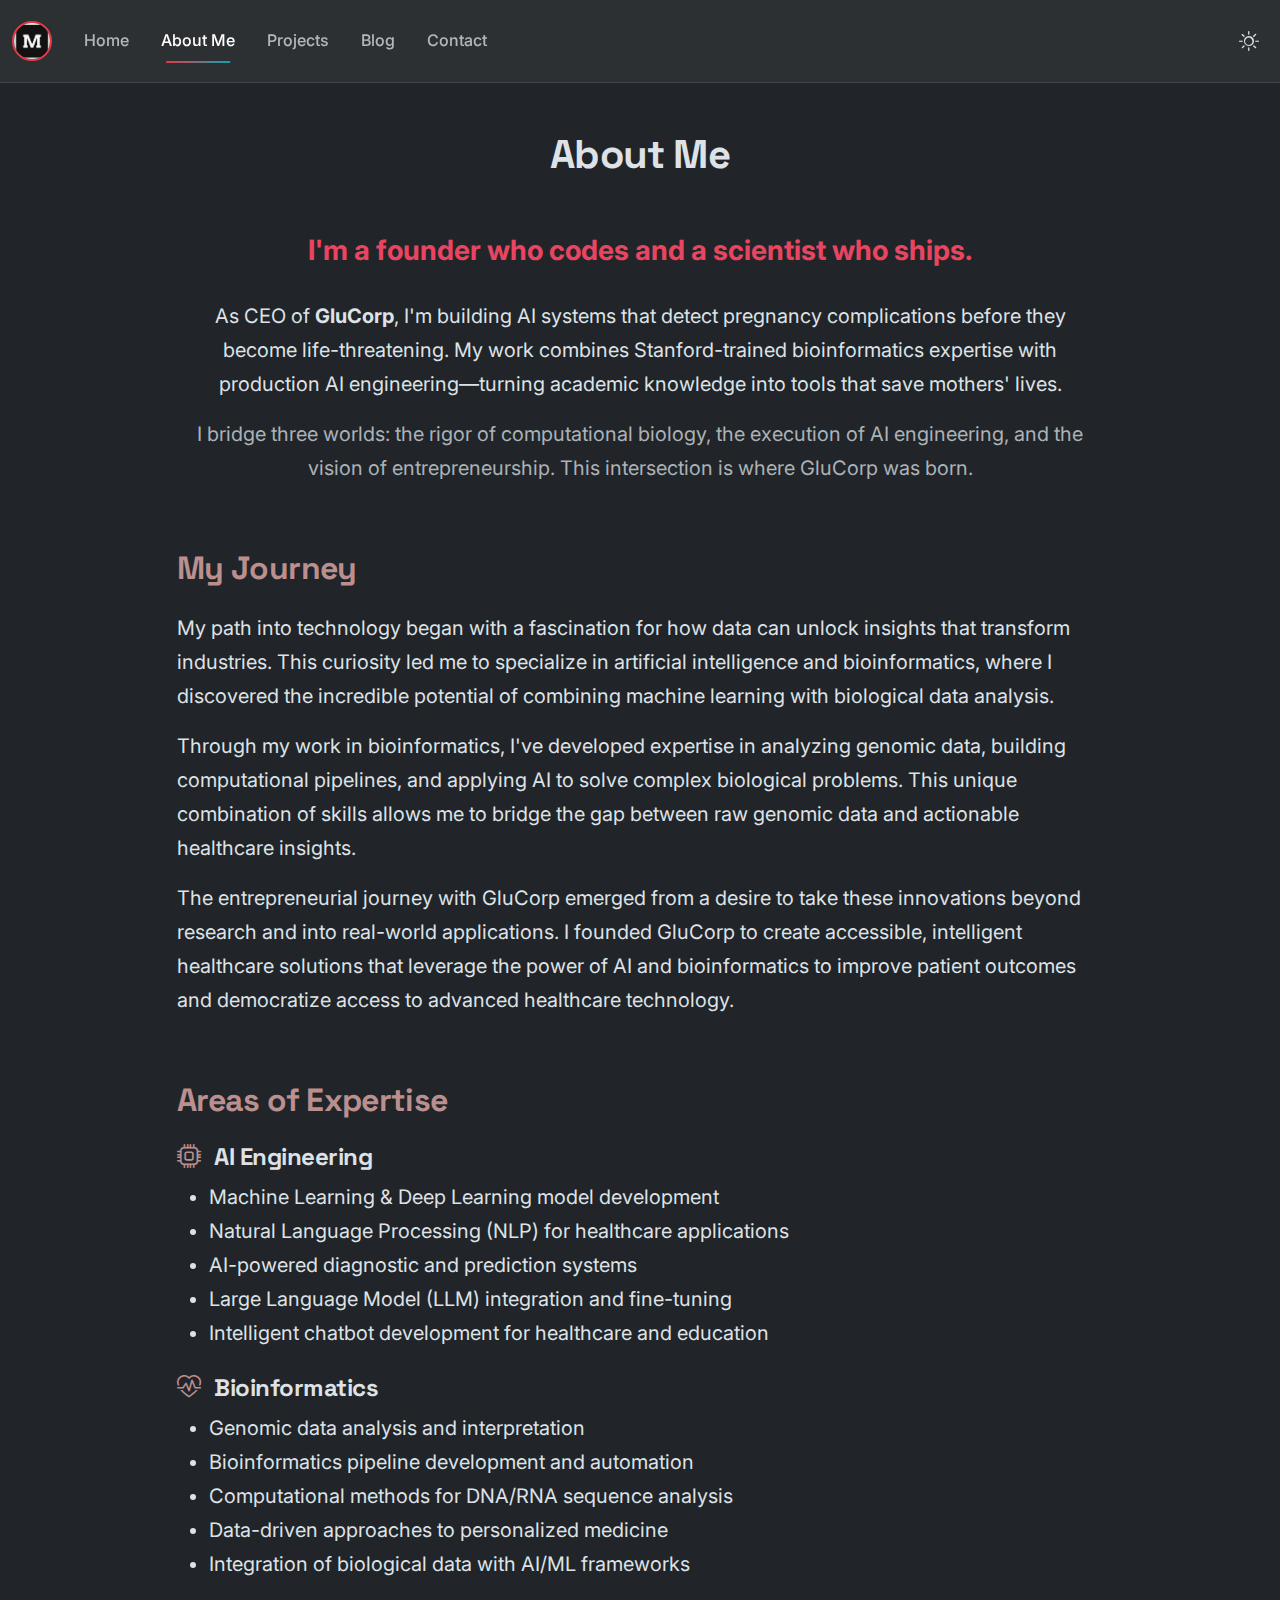
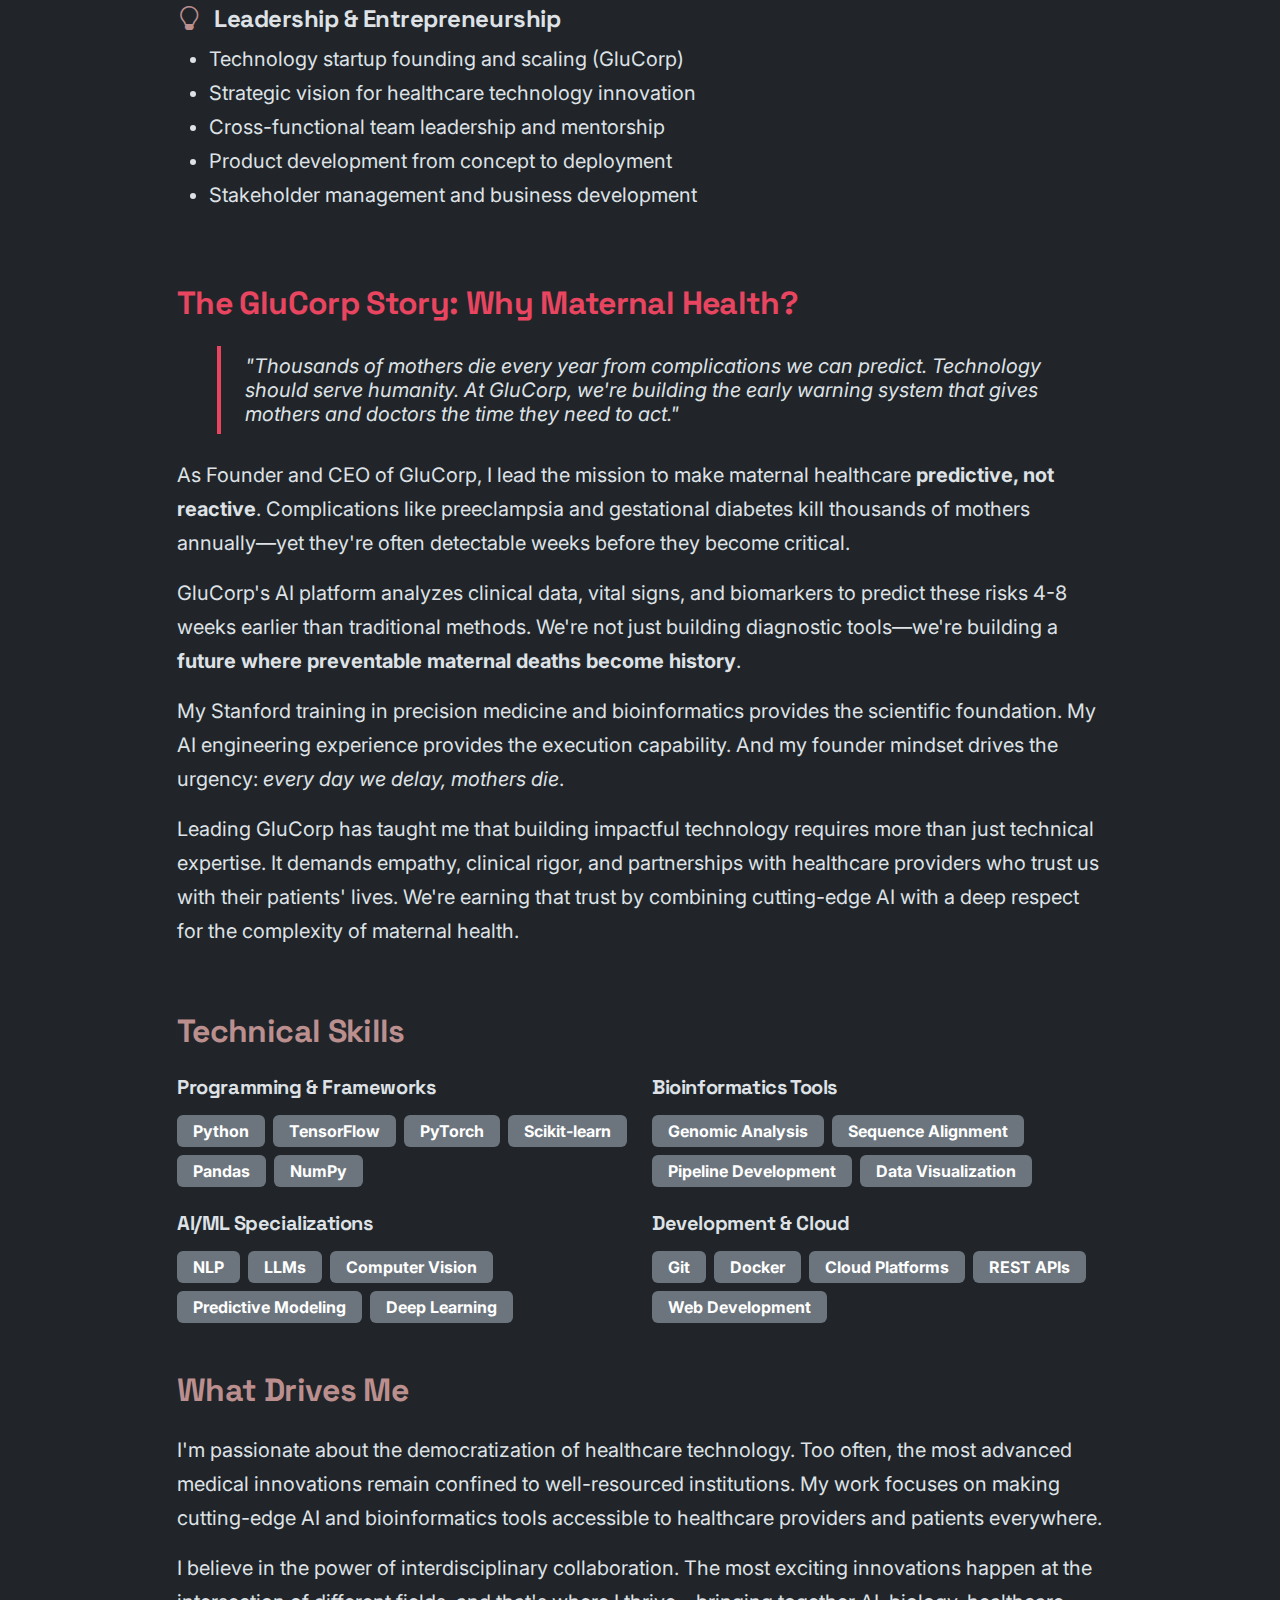
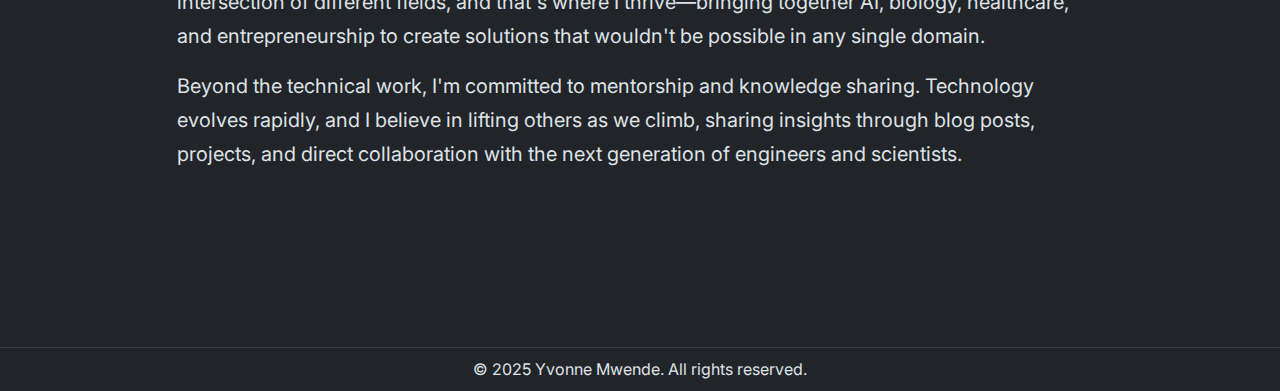
<file: about.html>
<!DOCTYPE html>
<html lang="en" data-bs-theme="dark">
    <head>
        <meta charset="utf-8">
        <meta name="viewport" content="width=device-width, initial-scale=1">
        <meta name="description" content="About Yvonne Mwende - AI Engineer, Bioinformatician, and Founder & CEO of GluCorp. Learn about her journey in artificial intelligence, computational biology, and healthcare technology leadership.">
        <meta name="keywords" content="About Yvonne Mwende, AI Engineer, Bioinformatician, GluCorp CEO, Technology Leadership, Genomics, Computational Biology">
        <meta name="author" content="Yvonne Mwende">

        <!-- Open Graph Meta Tags -->
        <meta property="og:title" content="About Yvonne Mwende - AI Engineer, Bioinformatician & Founder">
        <meta property="og:description" content="Learn about Yvonne Mwende's journey in artificial intelligence, computational biology, and healthcare technology leadership.">
        <meta property="og:image" content="PersonalLogo.jpeg">
        <meta property="og:url" content="https://yourwebsite.com/about">
        
        <!-- Favicon -->
        <link rel="icon" type="image/x-icon" href="favicon.ico">

        <!-- Google Fonts -->
        <link rel="preconnect" href="https://fonts.googleapis.com">
        <link rel="preconnect" href="https://fonts.gstatic.com" crossorigin>
        <link href="https://fonts.googleapis.com/css2?family=Inter:wght@300;400;500;600;700;800&family=Space+Grotesk:wght@500;600;700&display=swap" rel="stylesheet">

        <!-- Bootstrap CSS -->
        <link href="https://cdn.jsdelivr.net/npm/bootstrap@5.3.3/dist/css/bootstrap.min.css" rel="stylesheet">
        <link rel="stylesheet" href="https://cdn.jsdelivr.net/npm/bootstrap-icons@1.11.1/font/bootstrap-icons.css">

        <!-- Modern Portfolio CSS -->
        <link rel="stylesheet" href="/css/modern-portfolio.css">

        <!-- Custom CSS -->
        <style>
            :root {
                --transition-speed: 0.3s;
            }
            
            body {
                transition: background-color var(--transition-speed) ease;
            }
            
            .footer {
                background-color: var(--bs-body-bg);
                padding: 0.5rem 0;
                margin-top: 10rem;
            }
        
            
            .social-links a {
                color: var(--bs-body-color);
                margin: 0 10px;
                font-size: 1.5rem;
                transition: color var(--transition-speed) ease;
            }
            
            .social-links a:hover {
                color: var(--bs-primary);
            }
            
            blockquote {
                font: 1em sans-serif;
                margin: 0.5em 10px;
                padding: 0.5em 10px;
                border-left: 0.3em solid grey;
                margin-left: 40px;
            }
            blockquote:hover {
                color: black;
            }
        </style>
        <title>About - Yvonne Mwende</title>
    </head>
    <body>
        <!--- navbar -->
        <nav class="navbar navbar-expand-lg bg-body-tertiary">
            <div class="container-fluid fw-bolder">
                <a class="navbar-brand" href="index.html" aria-label="Home">
                    <img src="PersonalLogo.jpeg" alt="Yvonne Mwende Logo" width="40" height="40">
                </a>
                <button class="navbar-toggler" type="button" data-bs-toggle="collapse" data-bs-target="#navbarSupportedContent" 
                        aria-controls="navbarSupportedContent" aria-expanded="false" aria-label="Toggle navigation">
                    <span class="navbar-toggler-icon"></span>
                </button>
                <div class="collapse navbar-collapse" id="navbarSupportedContent">
                    <ul class="navbar-nav me-auto mb-2 mb-lg-0">
                        <li class="nav-item">
                            <a class="nav-link" href="index.html">Home</a>
                        </li>
                        <li class="nav-item">
                            <a class="nav-link active" aria-current="page" href="about.html">About Me</a>
                        </li>
                        <li class="nav-item">
                            <a class="nav-link" href="projects.html">
                                Projects
                            </a>
                        </li>
                        <li class="nav-item">
                            <a class="nav-link" href="blog.html">Blog</a>
                        </li>
                        <li class="nav-item">
                            <a class="nav-link" href="contact.html">Contact</a>
                        </li>
                    </ul>
                    <div class="dark-mode-toggle">
                        <button id="darkModeIcon" class="btn btn-link" aria-label="Toggle dark mode">
                            <i class="bi bi-moon"></i>
                        </button>
                    </div>
                </div>
            </div>
        </nav>

        <!--Main Content-->
        <div class="container my-5">
            <h1 class="text-center mb-5 fw-bold">About Me</h1>

            <!-- Introduction -->
            <div class="row mb-5">
                <div class="col-lg-10 mx-auto">
                    <p class="lead fs-3 text-center mb-4 fw-bold" style="color: #e94560;">
                        I'm a founder who codes and a scientist who ships.
                    </p>
                    <p class="fs-5 text-center mb-3">
                        As CEO of <strong>GluCorp</strong>, I'm building AI systems that detect pregnancy complications
                        before they become life-threatening. My work combines Stanford-trained bioinformatics expertise
                        with production AI engineering—turning academic knowledge into tools that save mothers' lives.
                    </p>
                    <p class="fs-5 text-center text-muted">
                        I bridge three worlds: the rigor of computational biology, the execution of AI engineering,
                        and the vision of entrepreneurship. This intersection is where GluCorp was born.
                    </p>
                </div>
            </div>

            <!-- My Journey Section -->
            <div class="row mb-5">
                <div class="col-lg-10 mx-auto">
                    <h2 class="fw-bold mb-4" style="color: rosybrown;">My Journey</h2>
                    <p class="fs-5 mb-3">
                        My path into technology began with a fascination for how data can unlock insights that
                        transform industries. This curiosity led me to specialize in artificial intelligence and
                        bioinformatics, where I discovered the incredible potential of combining machine learning
                        with biological data analysis.
                    </p>
                    <p class="fs-5 mb-3">
                        Through my work in bioinformatics, I've developed expertise in analyzing genomic data,
                        building computational pipelines, and applying AI to solve complex biological problems.
                        This unique combination of skills allows me to bridge the gap between raw genomic data
                        and actionable healthcare insights.
                    </p>
                    <p class="fs-5">
                        The entrepreneurial journey with GluCorp emerged from a desire to take these innovations
                        beyond research and into real-world applications. I founded GluCorp to create accessible,
                        intelligent healthcare solutions that leverage the power of AI and bioinformatics to
                        improve patient outcomes and democratize access to advanced healthcare technology.
                    </p>
                </div>
            </div>

            <!-- Expertise Areas -->
            <div class="row mb-5">
                <div class="col-lg-10 mx-auto">
                    <h2 class="fw-bold mb-4" style="color: rosybrown;">Areas of Expertise</h2>

                    <div class="mb-4">
                        <h3 class="h4 fw-bold">
                            <i class="bi bi-cpu me-2" style="color: rosybrown;"></i>
                            AI Engineering
                        </h3>
                        <ul class="fs-5">
                            <li>Machine Learning & Deep Learning model development</li>
                            <li>Natural Language Processing (NLP) for healthcare applications</li>
                            <li>AI-powered diagnostic and prediction systems</li>
                            <li>Large Language Model (LLM) integration and fine-tuning</li>
                            <li>Intelligent chatbot development for healthcare and education</li>
                        </ul>
                    </div>

                    <div class="mb-4">
                        <h3 class="h4 fw-bold">
                            <i class="bi bi-heart-pulse me-2" style="color: rosybrown;"></i>
                            Bioinformatics
                        </h3>
                        <ul class="fs-5">
                            <li>Genomic data analysis and interpretation</li>
                            <li>Bioinformatics pipeline development and automation</li>
                            <li>Computational methods for DNA/RNA sequence analysis</li>
                            <li>Data-driven approaches to personalized medicine</li>
                            <li>Integration of biological data with AI/ML frameworks</li>
                        </ul>
                    </div>

                    <div class="mb-4">
                        <h3 class="h4 fw-bold">
                            <i class="bi bi-lightbulb me-2" style="color: rosybrown;"></i>
                            Leadership & Entrepreneurship
                        </h3>
                        <ul class="fs-5">
                            <li>Technology startup founding and scaling (GluCorp)</li>
                            <li>Strategic vision for healthcare technology innovation</li>
                            <li>Cross-functional team leadership and mentorship</li>
                            <li>Product development from concept to deployment</li>
                            <li>Stakeholder management and business development</li>
                        </ul>
                    </div>
                </div>
            </div>

            <!-- GluCorp Story -->
            <div class="row mb-5">
                <div class="col-lg-10 mx-auto">
                    <h2 class="fw-bold mb-4" style="color: #e94560;">The GluCorp Story: Why Maternal Health?</h2>
                    <blockquote class="border-start border-4 ps-4 mb-4" style="border-color: #e94560 !important;">
                        <p class="fs-5 fst-italic mb-0">
                            "Thousands of mothers die every year from complications we can predict.
                            Technology should serve humanity. At GluCorp, we're building the early warning system
                            that gives mothers and doctors the time they need to act."
                        </p>
                    </blockquote>
                    <p class="fs-5 mb-3">
                        As Founder and CEO of GluCorp, I lead the mission to make maternal healthcare <strong>predictive, not reactive</strong>.
                        Complications like preeclampsia and gestational diabetes kill thousands of mothers annually—yet they're often
                        detectable weeks before they become critical.
                    </p>
                    <p class="fs-5 mb-3">
                        GluCorp's AI platform analyzes clinical data, vital signs, and biomarkers to predict these risks 4-8 weeks earlier
                        than traditional methods. We're not just building diagnostic tools—we're building a <strong>future where preventable
                        maternal deaths become history</strong>.
                    </p>
                    <p class="fs-5 mb-3">
                        My Stanford training in precision medicine and bioinformatics provides the scientific foundation. My AI engineering
                        experience provides the execution capability. And my founder mindset drives the urgency: <em>every day we delay,
                        mothers die</em>.
                    </p>
                    <p class="fs-5">
                        Leading GluCorp has taught me that building impactful technology requires more than just technical expertise.
                        It demands empathy, clinical rigor, and partnerships with healthcare providers who trust us with their patients' lives.
                        We're earning that trust by combining cutting-edge AI with a deep respect for the complexity of maternal health.
                    </p>
                </div>
            </div>

            <!-- Technical Skills -->
            <div class="row mb-5">
                <div class="col-lg-10 mx-auto">
                    <h2 class="fw-bold mb-4" style="color: rosybrown;">Technical Skills</h2>
                    <div class="row g-4">
                        <div class="col-md-6">
                            <h3 class="h5 fw-bold mb-3">Programming & Frameworks</h3>
                            <div class="d-flex flex-wrap gap-2">
                                <span class="badge bg-secondary fs-6 px-3 py-2">Python</span>
                                <span class="badge bg-secondary fs-6 px-3 py-2">TensorFlow</span>
                                <span class="badge bg-secondary fs-6 px-3 py-2">PyTorch</span>
                                <span class="badge bg-secondary fs-6 px-3 py-2">Scikit-learn</span>
                                <span class="badge bg-secondary fs-6 px-3 py-2">Pandas</span>
                                <span class="badge bg-secondary fs-6 px-3 py-2">NumPy</span>
                            </div>
                        </div>
                        <div class="col-md-6">
                            <h3 class="h5 fw-bold mb-3">Bioinformatics Tools</h3>
                            <div class="d-flex flex-wrap gap-2">
                                <span class="badge bg-secondary fs-6 px-3 py-2">Genomic Analysis</span>
                                <span class="badge bg-secondary fs-6 px-3 py-2">Sequence Alignment</span>
                                <span class="badge bg-secondary fs-6 px-3 py-2">Pipeline Development</span>
                                <span class="badge bg-secondary fs-6 px-3 py-2">Data Visualization</span>
                            </div>
                        </div>
                        <div class="col-md-6">
                            <h3 class="h5 fw-bold mb-3">AI/ML Specializations</h3>
                            <div class="d-flex flex-wrap gap-2">
                                <span class="badge bg-secondary fs-6 px-3 py-2">NLP</span>
                                <span class="badge bg-secondary fs-6 px-3 py-2">LLMs</span>
                                <span class="badge bg-secondary fs-6 px-3 py-2">Computer Vision</span>
                                <span class="badge bg-secondary fs-6 px-3 py-2">Predictive Modeling</span>
                                <span class="badge bg-secondary fs-6 px-3 py-2">Deep Learning</span>
                            </div>
                        </div>
                        <div class="col-md-6">
                            <h3 class="h5 fw-bold mb-3">Development & Cloud</h3>
                            <div class="d-flex flex-wrap gap-2">
                                <span class="badge bg-secondary fs-6 px-3 py-2">Git</span>
                                <span class="badge bg-secondary fs-6 px-3 py-2">Docker</span>
                                <span class="badge bg-secondary fs-6 px-3 py-2">Cloud Platforms</span>
                                <span class="badge bg-secondary fs-6 px-3 py-2">REST APIs</span>
                                <span class="badge bg-secondary fs-6 px-3 py-2">Web Development</span>
                            </div>
                        </div>
                    </div>
                </div>
            </div>

            <!-- What Drives Me -->
            <div class="row mb-5">
                <div class="col-lg-10 mx-auto">
                    <h2 class="fw-bold mb-4" style="color: rosybrown;">What Drives Me</h2>
                    <p class="fs-5 mb-3">
                        I'm passionate about the democratization of healthcare technology. Too often, the most
                        advanced medical innovations remain confined to well-resourced institutions. My work
                        focuses on making cutting-edge AI and bioinformatics tools accessible to healthcare
                        providers and patients everywhere.
                    </p>
                    <p class="fs-5 mb-3">
                        I believe in the power of interdisciplinary collaboration. The most exciting innovations
                        happen at the intersection of different fields, and that's where I thrive—bringing together
                        AI, biology, healthcare, and entrepreneurship to create solutions that wouldn't be possible
                        in any single domain.
                    </p>
                    <p class="fs-5">
                        Beyond the technical work, I'm committed to mentorship and knowledge sharing. Technology
                        evolves rapidly, and I believe in lifting others as we climb, sharing insights through
                        blog posts, projects, and direct collaboration with the next generation of engineers
                        and scientists.
                    </p>
                </div>
            </div>

        </div>


        <!-- Footer -->
        <footer class="footer">
            <div class="container">
                <div class="text-center">
                    <p class="mb-0">&copy; 2025 Yvonne Mwende. All rights reserved.</p>
                </div>
            </div>
        </footer>

        <!-- Scripts -->
        <script src="https://cdn.jsdelivr.net/npm/@popperjs/core@2.11.8/dist/umd/popper.min.js"></script>
        <script src="https://cdn.jsdelivr.net/npm/bootstrap@5.3.3/dist/js/bootstrap.min.js"></script>
        <script>
            // Dark Mode Toggle
            document.getElementById('darkModeIcon').addEventListener('click', function () {
                const icon = this.querySelector('i');
                icon.classList.toggle('bi-moon');
                icon.classList.toggle('bi-sun');

                let theme = document.documentElement.getAttribute('data-bs-theme');
                const newTheme = theme === 'dark' ? 'light' : 'dark';
                
                document.documentElement.setAttribute('data-bs-theme', newTheme);
                localStorage.setItem('theme', newTheme);
            });

            // Theme Initialization
            document.addEventListener("DOMContentLoaded", function () {
                const savedTheme = localStorage.getItem("theme") || 'dark';
                document.documentElement.setAttribute("data-bs-theme", savedTheme);
                
                const darkModeIcon = document.querySelector('#darkModeIcon i');
                if (savedTheme === "dark") {
                    darkModeIcon.classList.add('bi-sun');
                    darkModeIcon.classList.remove('bi-moon');
                } else {
                    darkModeIcon.classList.add('bi-moon');
                    darkModeIcon.classList.remove('bi-sun');
                }
            });
        </script>
    </body>
</html>
</file>
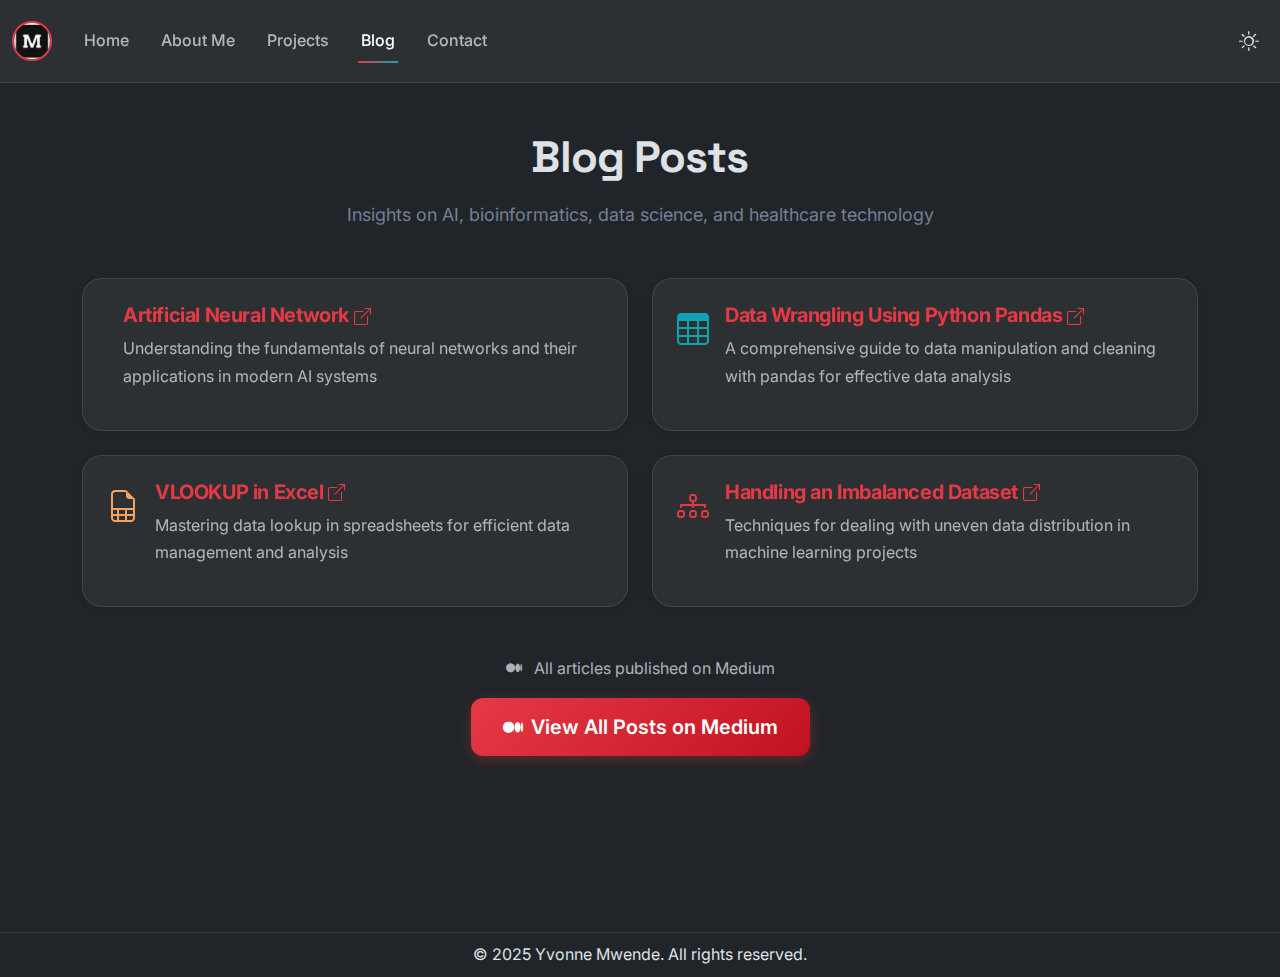
<file: blog.html>
<!DOCTYPE html>
<html lang="en" data-bs-theme="dark">
    <head>
        <meta charset="utf-8">
        <meta name="viewport" content="width=device-width, initial-scale=1">
        <meta name="description" content="Blog by Yvonne Mwende - Founder of GluCorp, saving mothers through AI. Insights on maternal health AI, bioinformatics, precision medicine, and healthcare technology innovation.">
        <meta name="keywords" content="Maternal Health AI, GluCorp Blog, Bioinformatics, Stanford Precision Medicine, Healthcare AI, AI Engineering, Pregnancy Complications, Data Science">
        <meta name="author" content="Yvonne Mwende">

        <!-- Open Graph Meta Tags -->
        <meta property="og:title" content="Blog - Yvonne Mwende | Founder, GluCorp">
        <meta property="og:description" content="Insights on AI for maternal health, bioinformatics, precision medicine, and building healthcare technology that saves lives.">
        <meta property="og:image" content="PersonalLogo.jpeg">
        <meta property="og:url" content="https://yourwebsite.com/blog">
        
        <!-- Favicon -->
        <link rel="icon" type="image/x-icon" href="favicon.ico">

        <!-- Google Fonts -->
        <link rel="preconnect" href="https://fonts.googleapis.com">
        <link rel="preconnect" href="https://fonts.gstatic.com" crossorigin>
        <link href="https://fonts.googleapis.com/css2?family=Inter:wght@300;400;500;600;700;800&family=Space+Grotesk:wght@500;600;700&display=swap" rel="stylesheet">

        <!-- Bootstrap CSS -->
        <link href="https://cdn.jsdelivr.net/npm/bootstrap@5.3.3/dist/css/bootstrap.min.css" rel="stylesheet">
        <link rel="stylesheet" href="https://cdn.jsdelivr.net/npm/bootstrap-icons@1.11.1/font/bootstrap-icons.css">

        <!-- Modern Portfolio CSS -->
        <link rel="stylesheet" href="/css/modern-portfolio.css">

        <!-- Custom CSS -->
        <style>
            :root {
                --transition-speed: 0.3s;
            }
            
            body {
                transition: background-color var(--transition-speed) ease;
            }
            
            .footer {
                background-color: var(--bs-body-bg);
                padding: 0.5rem 0;
                margin-top: 11rem;
            }
            
            .social-links a {
                color: var(--bs-body-color);
                margin: 0 10px;
                font-size: 1.5rem;
                transition: color var(--transition-speed) ease;
            }
            
            .social-links a:hover {
                color: var(--bs-primary);
            }
            
            blockquote {
                font: 1em sans-serif;
                margin: 0.5em 10px;
                padding: 0.5em 10px;
                border-left: 0.3em solid grey;
                margin-left: 40px;
            }
            blockquote:hover {
                color: black;
            }
        </style>
        <title>Blog - Yvonne Mwende</title>
    </head>
    <body>
        <!--- navbar -->
        <nav class="navbar navbar-expand-lg bg-body-tertiary">
            <div class="container-fluid fw-bolder">
                <a class="navbar-brand" href="index.html" aria-label="Home">
                    <img src="PersonalLogo.jpeg" alt="Yvonne Mwende Logo" width="40" height="40">
                </a>
                <button class="navbar-toggler" type="button" data-bs-toggle="collapse" data-bs-target="#navbarSupportedContent" 
                        aria-controls="navbarSupportedContent" aria-expanded="false" aria-label="Toggle navigation">
                    <span class="navbar-toggler-icon"></span>
                </button>
                <div class="collapse navbar-collapse" id="navbarSupportedContent">
                    <ul class="navbar-nav me-auto mb-2 mb-lg-0">
                        <li class="nav-item">
                            <a class="nav-link" href="index.html">Home</a>
                        </li>
                        <li class="nav-item">
                            <a class="nav-link" href="about.html">About Me</a>
                        </li>
                        <li class="nav-item">
                            <a class="nav-link" href="projects.html">
                                Projects
                            </a>
                        </li>
                        <li class="nav-item">
                            <a class="nav-link active" aria-current="page" href="blog.html">Blog</a>
                        </li>
                        <li class="nav-item">
                            <a class="nav-link" href="contact.html">Contact</a>
                        </li>
                    </ul>
                    <div class="dark-mode-toggle">
                        <button id="darkModeIcon" class="btn btn-link" aria-label="Toggle dark mode">
                            <i class="bi bi-moon"></i>
                        </button>
                    </div>
                </div>
            </div>
        </nav>

        <!--Main Content-->
        <div class="container my-5">
            <div class="text-center mb-5">
                <h1 class="section-title mb-3">Blog Posts</h1>
                <p class="section-subtitle">
                    Insights on AI, bioinformatics, data science, and healthcare technology
                </p>
            </div>

            <!-- Latest Posts -->
            <div class="row g-4">
                <div class="col-md-6">
                    <div class="card-glass h-100 p-4">
                        <div class="d-flex align-items-start mb-3">
                            <i class="bi bi-brain fs-2 maternal-accent me-3"></i>
                            <div>
                                <h3 class="h5 fw-bold mb-2">
                                    <a href="https://medium.com/@mwendembuvi10/artificial-neural-network-4ce1f84527d8" target="_blank" rel="noopener noreferrer" class="text-decoration-none maternal-accent">
                                        Artificial Neural Network <i class="bi bi-box-arrow-up-right small"></i>
                                    </a>
                                </h3>
                                <p class="text-muted mb-0">Understanding the fundamentals of neural networks and their applications in modern AI systems</p>
                            </div>
                        </div>
                    </div>
                </div>

                <div class="col-md-6">
                    <div class="card-glass h-100 p-4">
                        <div class="d-flex align-items-start mb-3">
                            <i class="bi bi-table fs-2 me-3" style="color: var(--tech-teal);"></i>
                            <div>
                                <h3 class="h5 fw-bold mb-2">
                                    <a href="https://medium.com/@mwendembuvi10/data-wrangling-using-python-pandas-a59a648dffd" target="_blank" rel="noopener noreferrer" class="text-decoration-none maternal-accent">
                                        Data Wrangling Using Python Pandas <i class="bi bi-box-arrow-up-right small"></i>
                                    </a>
                                </h3>
                                <p class="text-muted mb-0">A comprehensive guide to data manipulation and cleaning with pandas for effective data analysis</p>
                            </div>
                        </div>
                    </div>
                </div>

                <div class="col-md-6">
                    <div class="card-glass h-100 p-4">
                        <div class="d-flex align-items-start mb-3">
                            <i class="bi bi-file-earmark-spreadsheet fs-2 me-3" style="color: var(--accent-gold);"></i>
                            <div>
                                <h3 class="h5 fw-bold mb-2">
                                    <a href="https://medium.com/@mwendembuvi10/vlookup-in-excel-96dc6e377ea9" target="_blank" rel="noopener noreferrer" class="text-decoration-none maternal-accent">
                                        VLOOKUP in Excel <i class="bi bi-box-arrow-up-right small"></i>
                                    </a>
                                </h3>
                                <p class="text-muted mb-0">Mastering data lookup in spreadsheets for efficient data management and analysis</p>
                            </div>
                        </div>
                    </div>
                </div>

                <div class="col-md-6">
                    <div class="card-glass h-100 p-4">
                        <div class="d-flex align-items-start mb-3">
                            <i class="bi bi-diagram-3 fs-2 maternal-accent me-3"></i>
                            <div>
                                <h3 class="h5 fw-bold mb-2">
                                    <a href="https://medium.com/@mwendembuvi10/handling-an-imbalanced-dataset-4ae00bd311c5" target="_blank" rel="noopener noreferrer" class="text-decoration-none maternal-accent">
                                        Handling an Imbalanced Dataset <i class="bi bi-box-arrow-up-right small"></i>
                                    </a>
                                </h3>
                                <p class="text-muted mb-0">Techniques for dealing with uneven data distribution in machine learning projects</p>
                            </div>
                        </div>
                    </div>
                </div>
            </div>

            <div class="text-center mt-5">
                <p class="text-muted mb-3">
                    <i class="bi bi-medium me-2"></i>
                    All articles published on Medium
                </p>
                <a href="https://medium.com/@mwendembuvi10" target="_blank" rel="noopener noreferrer" class="btn btn-lg btn-modern-primary text-decoration-none">
                    <i class="bi bi-medium me-2"></i>View All Posts on Medium
                </a>
            </div>
        </div>

        <!-- Footer -->
        <footer class="footer">
            <div class="container">
                <div class="text-center">
                    <p class="mb-0">&copy; 2025 Yvonne Mwende. All rights reserved.</p>
                </div>
            </div>
        </footer>

        <!-- Scripts -->
        <script src="https://cdn.jsdelivr.net/npm/@popperjs/core@2.11.8/dist/umd/popper.min.js"></script>
        <script src="https://cdn.jsdelivr.net/npm/bootstrap@5.3.3/dist/js/bootstrap.min.js"></script>
        <script>
            // Dark Mode Toggle
            document.getElementById('darkModeIcon').addEventListener('click', function () {
                const icon = this.querySelector('i');
                icon.classList.toggle('bi-moon');
                icon.classList.toggle('bi-sun');

                let theme = document.documentElement.getAttribute('data-bs-theme');
                const newTheme = theme === 'dark' ? 'light' : 'dark';
                
                document.documentElement.setAttribute('data-bs-theme', newTheme);
                localStorage.setItem('theme', newTheme);
            });

            // Theme Initialization
            document.addEventListener("DOMContentLoaded", function () {
                const savedTheme = localStorage.getItem("theme") || 'dark';
                document.documentElement.setAttribute("data-bs-theme", savedTheme);
                
                const darkModeIcon = document.querySelector('#darkModeIcon i');
                if (savedTheme === "dark") {
                    darkModeIcon.classList.add('bi-sun');
                    darkModeIcon.classList.remove('bi-moon');
                } else {
                    darkModeIcon.classList.add('bi-moon');
                    darkModeIcon.classList.remove('bi-sun');
                }
            });
        </script>
    </body>
</html>
</file>
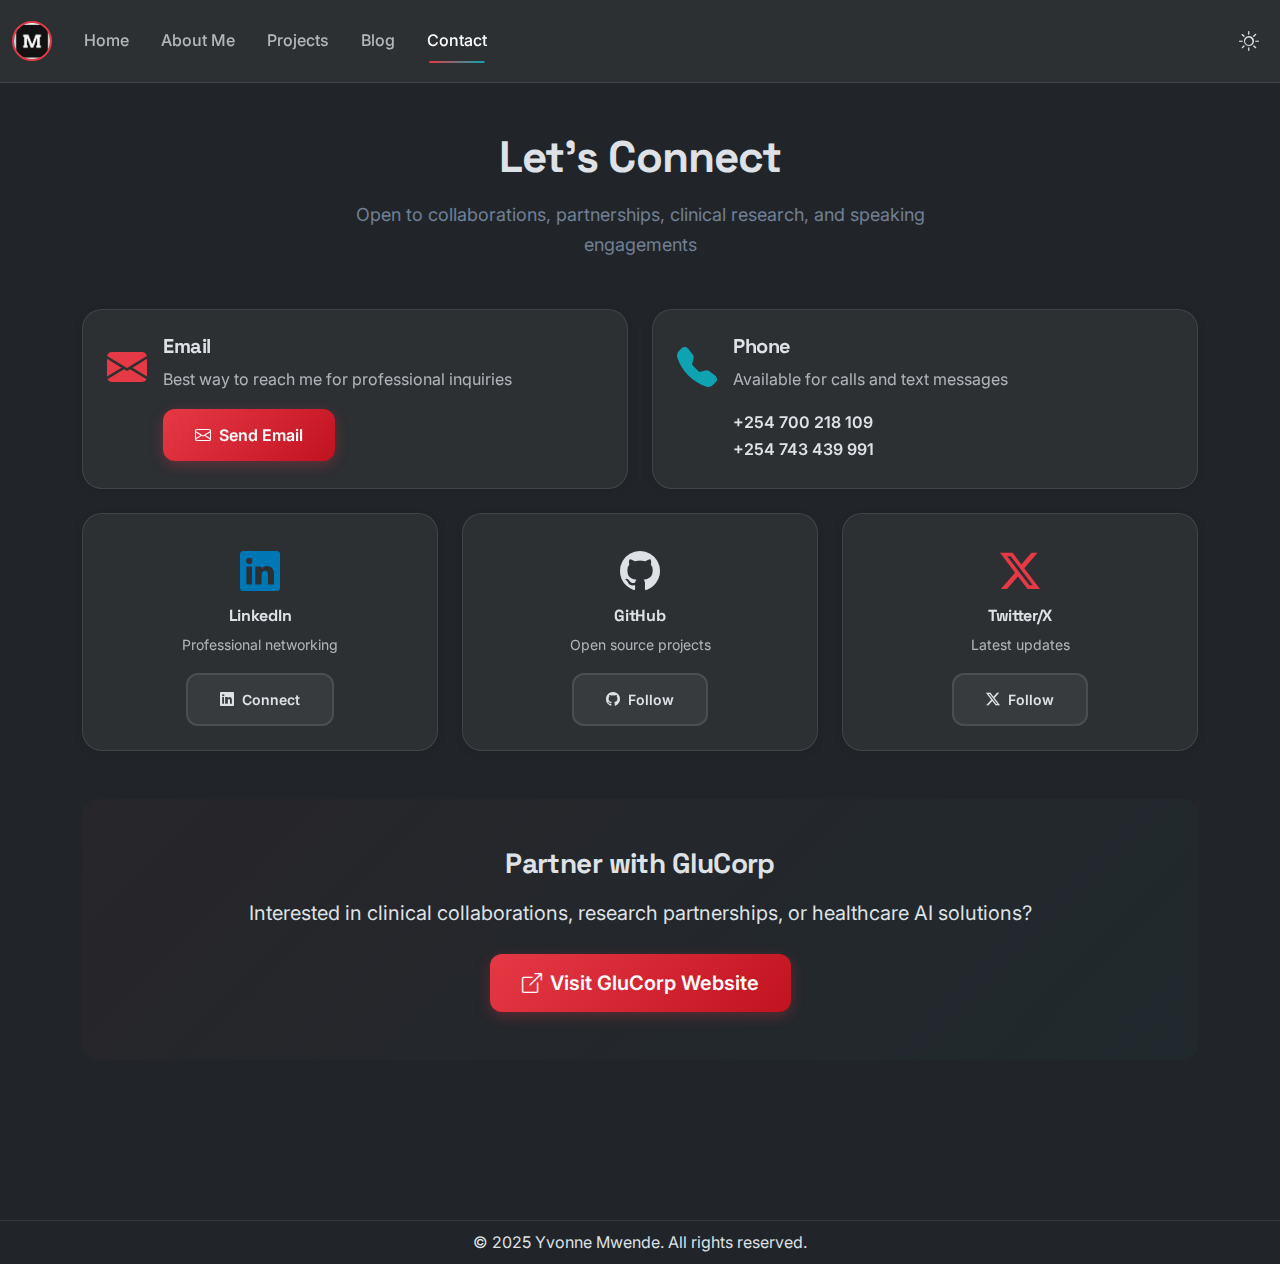
<file: contact.html>
<!DOCTYPE html>
<html lang="en" data-bs-theme="dark">
    <head>
        <meta charset="utf-8">
        <meta name="viewport" content="width=device-width, initial-scale=1">
        <meta name="description" content="Contact Yvonne Mwende - Founder of GluCorp, building AI to save mothers' lives. Partner with us on maternal health AI, speaking engagements, clinical collaborations, or investment opportunities.">
        <meta name="keywords" content="Contact Yvonne Mwende, GluCorp Partnerships, Maternal Health AI, Healthcare Technology Collaboration, Clinical Partnerships, Investment Opportunities, Speaking Engagements">
        <meta name="author" content="Yvonne Mwende">

        <!-- Open Graph Meta Tags -->
        <meta property="og:title" content="Contact Yvonne Mwende | Founder, GluCorp">
        <meta property="og:description" content="Partner with GluCorp on maternal health AI. Reach out for clinical collaborations, speaking engagements, or investment opportunities.">
        <meta property="og:image" content="PersonalLogo.jpeg">
        <meta property="og:url" content="https://yourwebsite.com/contact">
        
        <!-- Favicon -->
        <link rel="icon" type="image/x-icon" href="favicon.ico">

        <!-- Google Fonts -->
        <link rel="preconnect" href="https://fonts.googleapis.com">
        <link rel="preconnect" href="https://fonts.gstatic.com" crossorigin>
        <link href="https://fonts.googleapis.com/css2?family=Inter:wght@300;400;500;600;700;800&family=Space+Grotesk:wght@500;600;700&display=swap" rel="stylesheet">

        <!-- Bootstrap CSS -->
        <link href="https://cdn.jsdelivr.net/npm/bootstrap@5.3.3/dist/css/bootstrap.min.css" rel="stylesheet">
        <link rel="stylesheet" href="https://cdn.jsdelivr.net/npm/bootstrap-icons@1.11.1/font/bootstrap-icons.css">

        <!-- Modern Portfolio CSS -->
        <link rel="stylesheet" href="/css/modern-portfolio.css">

        <!-- Custom CSS -->
        <style>
            :root {
                --transition-speed: 0.3s;
            }
            
            body {
                transition: background-color var(--transition-speed) ease;
            }
            
            .footer {
                background-color: var(--bs-body-bg);
                padding: 0.5rem 0;
                margin-top: 10rem;
            }
            
            .social-links a {
                color: var(--bs-body-color);
                margin: 0 10px;
                font-size: 1.5rem;
                transition: color var(--transition-speed) ease;
            }
            
            .social-links a:hover {
                color: var(--bs-primary);
            }
            
            blockquote {
                font: 1em sans-serif;
                margin: 0.5em 10px;
                padding: 0.5em 10px;
                border-left: 0.3em solid grey;
                margin-left: 40px;
            }
            blockquote:hover {
                color: black;
            }
        </style>
        <title>Contact - Yvonne Mwende</title>
    </head>
    <body>
        <!--- navbar -->
        <nav class="navbar navbar-expand-lg bg-body-tertiary">
            <div class="container-fluid fw-bolder">
                <a class="navbar-brand" href="index.html" aria-label="Home">
                    <img src="PersonalLogo.jpeg" alt="Yvonne Mwende Logo" width="40" height="40">
                </a>
                <button class="navbar-toggler" type="button" data-bs-toggle="collapse" data-bs-target="#navbarSupportedContent" 
                        aria-controls="navbarSupportedContent" aria-expanded="false" aria-label="Toggle navigation">
                    <span class="navbar-toggler-icon"></span>
                </button>
                <div class="collapse navbar-collapse" id="navbarSupportedContent">
                    <ul class="navbar-nav me-auto mb-2 mb-lg-0">
                        <li class="nav-item">
                            <a class="nav-link" href="index.html">Home</a>
                        </li>
                        <li class="nav-item">
                            <a class="nav-link" href="about.html">About Me</a>
                        </li>
                        <li class="nav-item">
                            <a class="nav-link" href="projects.html">
                                Projects
                            </a>
                        </li>
                        <li class="nav-item">
                            <a class="nav-link" href="blog.html">Blog</a>
                        </li>
                        <li class="nav-item">
                            <a class="nav-link active" aria-current="page" href="contact.html">Contact</a>
                        </li>
                    </ul>
                    <div class="dark-mode-toggle">
                        <button id="darkModeIcon" class="btn btn-link" aria-label="Toggle dark mode">
                            <i class="bi bi-moon"></i>
                        </button>
                    </div>
                </div>
            </div>
        </nav>

        <!--Main Content-->
        <div class="container my-5">
            <div class="text-center mb-5">
                <h1 class="section-title mb-3">Let's Connect</h1>
                <p class="section-subtitle">
                    Open to collaborations, partnerships, clinical research, and speaking engagements
                </p>
            </div>

            <div class="row g-4">
                <!-- Email Contact -->
                <div class="col-md-6">
                    <div class="card-glass h-100 p-4">
                        <div class="d-flex align-items-start">
                            <i class="bi bi-envelope-fill fs-1 maternal-accent me-3"></i>
                            <div>
                                <h3 class="h5 fw-bold mb-2">Email</h3>
                                <p class="text-muted mb-3">Best way to reach me for professional inquiries</p>
                                <a href="mailto:mwendembuvi10@gmail.com?subject=Hello%20Mwende" class="btn btn-modern-primary text-decoration-none">
                                    <i class="bi bi-envelope me-2"></i>Send Email
                                </a>
                            </div>
                        </div>
                    </div>
                </div>

                <!-- Phone Contact -->
                <div class="col-md-6">
                    <div class="card-glass h-100 p-4">
                        <div class="d-flex align-items-start">
                            <i class="bi bi-telephone-fill fs-1 me-3" style="color: var(--tech-teal);"></i>
                            <div>
                                <h3 class="h5 fw-bold mb-2">Phone</h3>
                                <p class="text-muted mb-3">Available for calls and text messages</p>
                                <p class="mb-0 fw-semibold">+254 700 218 109</p>
                                <p class="mb-0 fw-semibold">+254 743 439 991</p>
                            </div>
                        </div>
                    </div>
                </div>

                <!-- LinkedIn -->
                <div class="col-md-4">
                    <div class="card-glass h-100 p-4 text-center">
                        <i class="bi bi-linkedin fs-1 mb-3" style="color: #0077B5;"></i>
                        <h3 class="h6 fw-bold mb-2">LinkedIn</h3>
                        <p class="small text-muted mb-3">Professional networking</p>
                        <a href="https://www.linkedin.com/in/yvonnembuvi/" target="_blank" rel="noopener noreferrer" class="btn btn-modern-outline btn-sm text-decoration-none">
                            <i class="bi bi-linkedin me-2"></i>Connect
                        </a>
                    </div>
                </div>

                <!-- GitHub -->
                <div class="col-md-4">
                    <div class="card-glass h-100 p-4 text-center">
                        <i class="bi bi-github fs-1 mb-3"></i>
                        <h3 class="h6 fw-bold mb-2">GitHub</h3>
                        <p class="small text-muted mb-3">Open source projects</p>
                        <a href="https://github.com/MbuviM" target="_blank" rel="noopener noreferrer" class="btn btn-modern-outline btn-sm text-decoration-none">
                            <i class="bi bi-github me-2"></i>Follow
                        </a>
                    </div>
                </div>

                <!-- Twitter/X -->
                <div class="col-md-4">
                    <div class="card-glass h-100 p-4 text-center">
                        <i class="bi bi-twitter-x fs-1 mb-3" style="color: var(--maternal-coral);"></i>
                        <h3 class="h6 fw-bold mb-2">Twitter/X</h3>
                        <p class="small text-muted mb-3">Latest updates</p>
                        <a href="https://x.com/thenext_g33k" target="_blank" rel="noopener noreferrer" class="btn btn-modern-outline btn-sm text-decoration-none">
                            <i class="bi bi-twitter-x me-2"></i>Follow
                        </a>
                    </div>
                </div>
            </div>

            <!-- GluCorp Partnership Section -->
            <div class="maternal-bg mt-5 p-5 rounded-4">
                <div class="text-center">
                    <h2 class="h3 fw-bold mb-3">Partner with GluCorp</h2>
                    <p class="fs-5 mb-4">
                        Interested in clinical collaborations, research partnerships, or healthcare AI solutions?
                    </p>
                    <a href="https://glucorp.org" target="_blank" rel="noopener noreferrer" class="btn btn-lg btn-modern-primary text-decoration-none">
                        <i class="bi bi-box-arrow-up-right me-2"></i>Visit GluCorp Website
                    </a>
                </div>
            </div>
        </div>

        <!-- Footer -->
        <footer class="footer">
            <div class="container">
                <div class="text-center">
                    <p class="mb-0">&copy; 2025 Yvonne Mwende. All rights reserved.</p>
                </div>
            </div>
        </footer>

        <!-- Scripts -->
        <script src="https://cdn.jsdelivr.net/npm/@popperjs/core@2.11.8/dist/umd/popper.min.js"></script>
        <script src="https://cdn.jsdelivr.net/npm/bootstrap@5.3.3/dist/js/bootstrap.min.js"></script>
        <script>
            // Dark Mode Toggle
            document.getElementById('darkModeIcon').addEventListener('click', function () {
                const icon = this.querySelector('i');
                icon.classList.toggle('bi-moon');
                icon.classList.toggle('bi-sun');

                let theme = document.documentElement.getAttribute('data-bs-theme');
                const newTheme = theme === 'dark' ? 'light' : 'dark';
                
                document.documentElement.setAttribute('data-bs-theme', newTheme);
                localStorage.setItem('theme', newTheme);
            });

            // Theme Initialization
            document.addEventListener("DOMContentLoaded", function () {
                const savedTheme = localStorage.getItem("theme") || 'dark';
                document.documentElement.setAttribute("data-bs-theme", savedTheme);
                
                const darkModeIcon = document.querySelector('#darkModeIcon i');
                if (savedTheme === "dark") {
                    darkModeIcon.classList.add('bi-sun');
                    darkModeIcon.classList.remove('bi-moon');
                } else {
                    darkModeIcon.classList.add('bi-moon');
                    darkModeIcon.classList.remove('bi-sun');
                }
            });
        </script>
    </body>
</html>
</file>
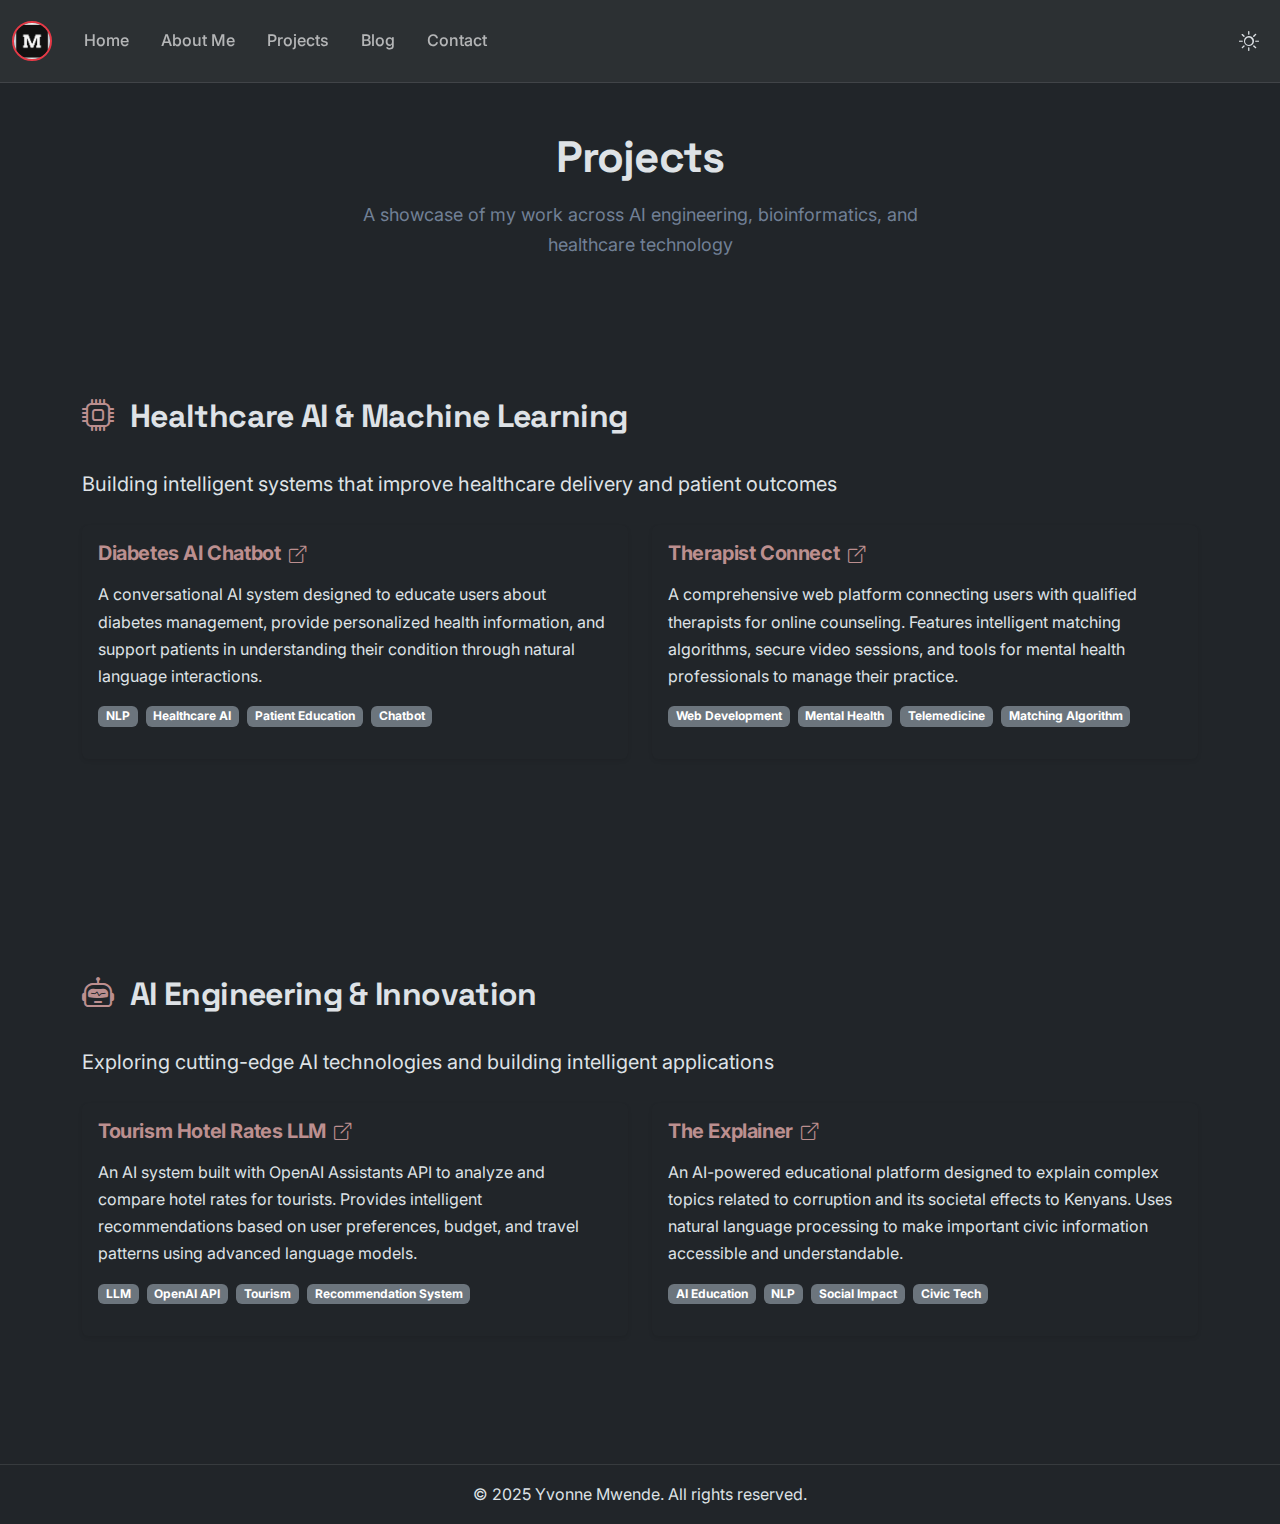
<file: projects.html>
<!DOCTYPE html>
<html lang="en" data-bs-theme="dark">
    <head>
        <meta charset="utf-8">
        <meta name="viewport" content="width=device-width, initial-scale=1">
        <meta name="description" content="Projects by Yvonne Mwende - AI Engineer, Bioinformatician, and Founder. Explore her work in artificial intelligence, bioinformatics, genomics, and healthcare technology.">
        <meta name="keywords" content="AI Projects, Bioinformatics, Genomics, Healthcare AI, GluCorp, Computational Biology, Technology">
        <meta name="author" content="Yvonne Mwende">

        <!-- Open Graph Meta Tags -->
        <meta property="og:title" content="Projects - Yvonne Mwende">
        <meta property="og:description" content="Explore Yvonne Mwende's projects in AI, bioinformatics, genomics, and healthcare technology.">
        <meta property="og:image" content="PersonalLogo.jpeg">
        <meta property="og:url" content="https://yourwebsite.com/projects">
        
        <!-- Favicon -->
        <link rel="icon" type="image/x-icon" href="favicon.ico">

        <!-- Google Fonts -->
        <link rel="preconnect" href="https://fonts.googleapis.com">
        <link rel="preconnect" href="https://fonts.gstatic.com" crossorigin>
        <link href="https://fonts.googleapis.com/css2?family=Inter:wght@300;400;500;600;700;800&family=Space+Grotesk:wght@500;600;700&display=swap" rel="stylesheet">

        <!-- Bootstrap CSS -->
        <link href="https://cdn.jsdelivr.net/npm/bootstrap@5.3.3/dist/css/bootstrap.min.css" rel="stylesheet">
        <link rel="stylesheet" href="https://cdn.jsdelivr.net/npm/bootstrap-icons@1.11.1/font/bootstrap-icons.css">

        <!-- Modern Portfolio CSS -->
        <link rel="stylesheet" href="/css/modern-portfolio.css">

        <!-- Custom CSS -->
        <style>
            :root {
                --transition-speed: 0.3s;
            }
            
            body {
                transition: background-color var(--transition-speed) ease;
            }
            
            .footer {
                background-color: var(--bs-body-bg);
                padding: 1rem 0;
                margin-top: 3rem;
            }
            
            .social-links a {
                color: var(--bs-body-color);
                margin: 0 10px;
                font-size: 1.5rem;
                transition: color var(--transition-speed) ease;
            }
            
            .social-links a:hover {
                color: var(--bs-primary);
            }
            
            blockquote {
                font: 1em sans-serif;
                margin: 0.5em 10px;
                padding: 0.5em 10px;
                border-left: 0.3em solid grey;
                margin-left: 40px;
            }
            blockquote:hover {
                color: black;
            }
        </style>
        <title>Projects - Yvonne Mwende</title>
    </head>
    <body>
        <!--- navbar -->
        <nav class="navbar navbar-expand-lg bg-body-tertiary">
            <div class="container-fluid fw-bolder">
                <a class="navbar-brand" href="index.html" aria-label="Home">
                    <img src="PersonalLogo.jpeg" alt="Yvonne Mwende Logo" width="40" height="40">
                </a>
                <button class="navbar-toggler" type="button" data-bs-toggle="collapse" data-bs-target="#navbarSupportedContent" 
                        aria-controls="navbarSupportedContent" aria-expanded="false" aria-label="Toggle navigation">
                    <span class="navbar-toggler-icon"></span>
                </button>
                <div class="collapse navbar-collapse" id="navbarSupportedContent">
                    <ul class="navbar-nav me-auto mb-2 mb-lg-0">
                        <li class="nav-item">
                            <a class="nav-link" href="index.html">Home</a>
                        </li>
                        <li class="nav-item">
                            <a class="nav-link" href="about.html">About Me</a>
                        </li>
                        <li class="nav-item ">
                            <a class="nav-link" href="#">
                                Projects
                            </a>
                        </li>
                        <li class="nav-item">
                            <a class="nav-link" href="blog.html">Blog</a>
                        </li>
                        <li class="nav-item">
                            <a class="nav-link" href="contact.html">Contact</a>
                        </li>
                    </ul>
                    <div class="dark-mode-toggle">
                        <button id="darkModeIcon" class="btn btn-link" aria-label="Toggle dark mode">
                            <i class="bi bi-moon"></i>
                        </button>
                    </div>
                </div>
            </div>
        </nav>

        <!--Main Content-->
        <div class="container my-5">
            <div class="text-center mb-5">
                <h1 class="section-title mb-3">Projects</h1>
                <p class="section-subtitle">
                    A showcase of my work across AI engineering, bioinformatics, and healthcare technology
                </p>
            </div>

            <!-- Healthcare AI Projects -->
            <section class="mb-5">
                <div class="d-flex align-items-center mb-4">
                    <i class="bi bi-cpu fs-2 me-3" style="color: rosybrown;"></i>
                    <h2 class="fw-bold mb-0">Healthcare AI & Machine Learning</h2>
                </div>
                <p class="fs-5 mb-4">
                    Building intelligent systems that improve healthcare delivery and patient outcomes
                </p>

                <div class="row g-4">
                    <div class="col-md-6">
                        <div class="card h-100 border-0 shadow-sm">
                            <div class="card-body">
                                <h3 class="h5 fw-bold mb-3" style="color: rosybrown;">
                                    <a href="https://github.com/MbuviM/DB-AI" target="_blank" rel="noopener noreferrer"
                                       class="text-decoration-none" style="color: rosybrown;">
                                        Diabetes AI Chatbot
                                        <i class="bi bi-box-arrow-up-right small ms-1"></i>
                                    </a>
                                </h3>
                                <p class="mb-3">
                                    A conversational AI system designed to educate users about diabetes management,
                                    provide personalized health information, and support patients in understanding
                                    their condition through natural language interactions.
                                </p>
                                <div class="d-flex flex-wrap gap-2 mb-3">
                                    <span class="badge bg-secondary">NLP</span>
                                    <span class="badge bg-secondary">Healthcare AI</span>
                                    <span class="badge bg-secondary">Patient Education</span>
                                    <span class="badge bg-secondary">Chatbot</span>
                                </div>
                            </div>
                        </div>
                    </div>

                    <div class="col-md-6">
                        <div class="card h-100 border-0 shadow-sm">
                            <div class="card-body">
                                <h3 class="h5 fw-bold mb-3" style="color: rosybrown;">
                                    <a href="https://github.com/MbuviM/Therapist-Connect" target="_blank" rel="noopener noreferrer"
                                       class="text-decoration-none" style="color: rosybrown;">
                                        Therapist Connect
                                        <i class="bi bi-box-arrow-up-right small ms-1"></i>
                                    </a>
                                </h3>
                                <p class="mb-3">
                                    A comprehensive web platform connecting users with qualified therapists for online
                                    counseling. Features intelligent matching algorithms, secure video sessions, and
                                    tools for mental health professionals to manage their practice.
                                </p>
                                <div class="d-flex flex-wrap gap-2 mb-3">
                                    <span class="badge bg-secondary">Web Development</span>
                                    <span class="badge bg-secondary">Mental Health</span>
                                    <span class="badge bg-secondary">Telemedicine</span>
                                    <span class="badge bg-secondary">Matching Algorithm</span>
                                </div>
                            </div>
                        </div>
                    </div>
                </div>
            </section>

            <!-- AI Engineering Projects -->
            <section class="mb-5">
                <div class="d-flex align-items-center mb-4">
                    <i class="bi bi-robot fs-2 me-3" style="color: rosybrown;"></i>
                    <h2 class="fw-bold mb-0">AI Engineering & Innovation</h2>
                </div>
                <p class="fs-5 mb-4">
                    Exploring cutting-edge AI technologies and building intelligent applications
                </p>

                <div class="row g-4">
                    <div class="col-md-6">
                        <div class="card h-100 border-0 shadow-sm">
                            <div class="card-body">
                                <h3 class="h5 fw-bold mb-3" style="color: rosybrown;">
                                    <a href="https://github.com/MbuviM/Tourism-Hotel-Rates-LLM" target="_blank" rel="noopener noreferrer"
                                       class="text-decoration-none" style="color: rosybrown;">
                                        Tourism Hotel Rates LLM
                                        <i class="bi bi-box-arrow-up-right small ms-1"></i>
                                    </a>
                                </h3>
                                <p class="mb-3">
                                    An AI system built with OpenAI Assistants API to analyze and compare hotel rates
                                    for tourists. Provides intelligent recommendations based on user preferences,
                                    budget, and travel patterns using advanced language models.
                                </p>
                                <div class="d-flex flex-wrap gap-2 mb-3">
                                    <span class="badge bg-secondary">LLM</span>
                                    <span class="badge bg-secondary">OpenAI API</span>
                                    <span class="badge bg-secondary">Tourism</span>
                                    <span class="badge bg-secondary">Recommendation System</span>
                                </div>
                            </div>
                        </div>
                    </div>

                    <div class="col-md-6">
                        <div class="card h-100 border-0 shadow-sm">
                            <div class="card-body">
                                <h3 class="h5 fw-bold mb-3" style="color: rosybrown;">
                                    <a href="https://github.com/MbuviM/The-Explainer" target="_blank" rel="noopener noreferrer"
                                       class="text-decoration-none" style="color: rosybrown;">
                                        The Explainer
                                        <i class="bi bi-box-arrow-up-right small ms-1"></i>
                                    </a>
                                </h3>
                                <p class="mb-3">
                                    An AI-powered educational platform designed to explain complex topics related to
                                    corruption and its societal effects to Kenyans. Uses natural language processing
                                    to make important civic information accessible and understandable.
                                </p>
                                <div class="d-flex flex-wrap gap-2 mb-3">
                                    <span class="badge bg-secondary">AI Education</span>
                                    <span class="badge bg-secondary">NLP</span>
                                    <span class="badge bg-secondary">Social Impact</span>
                                    <span class="badge bg-secondary">Civic Tech</span>
                                </div>
                            </div>
                        </div>
                    </div>
                </div>
            </section>

        </div>

        <!-- Footer -->
        <footer class="footer">
            <div class="container">
                <div class="text-center">
                    <p class="mb-0">&copy; 2025 Yvonne Mwende. All rights reserved.</p>
                </div>
            </div>
        </footer>

        <!-- Scripts -->
        <script src="https://cdn.jsdelivr.net/npm/@popperjs/core@2.11.8/dist/umd/popper.min.js"></script>
        <script src="https://cdn.jsdelivr.net/npm/bootstrap@5.3.3/dist/js/bootstrap.min.js"></script>
        <script>
            // Dark Mode Toggle
            document.getElementById('darkModeIcon').addEventListener('click', function () {
                const icon = this.querySelector('i');
                icon.classList.toggle('bi-moon');
                icon.classList.toggle('bi-sun');

                let theme = document.documentElement.getAttribute('data-bs-theme');
                const newTheme = theme === 'dark' ? 'light' : 'dark';
                
                document.documentElement.setAttribute('data-bs-theme', newTheme);
                localStorage.setItem('theme', newTheme);
            });

            // Theme Initialization
            document.addEventListener("DOMContentLoaded", function () {
                const savedTheme = localStorage.getItem("theme") || 'dark';
                document.documentElement.setAttribute("data-bs-theme", savedTheme);
                
                const darkModeIcon = document.querySelector('#darkModeIcon i');
                if (savedTheme === "dark") {
                    darkModeIcon.classList.add('bi-sun');
                    darkModeIcon.classList.remove('bi-moon');
                } else {
                    darkModeIcon.classList.add('bi-moon');
                    darkModeIcon.classList.remove('bi-sun');
                }
            });
        </script>
    </body>
</html>
</file>
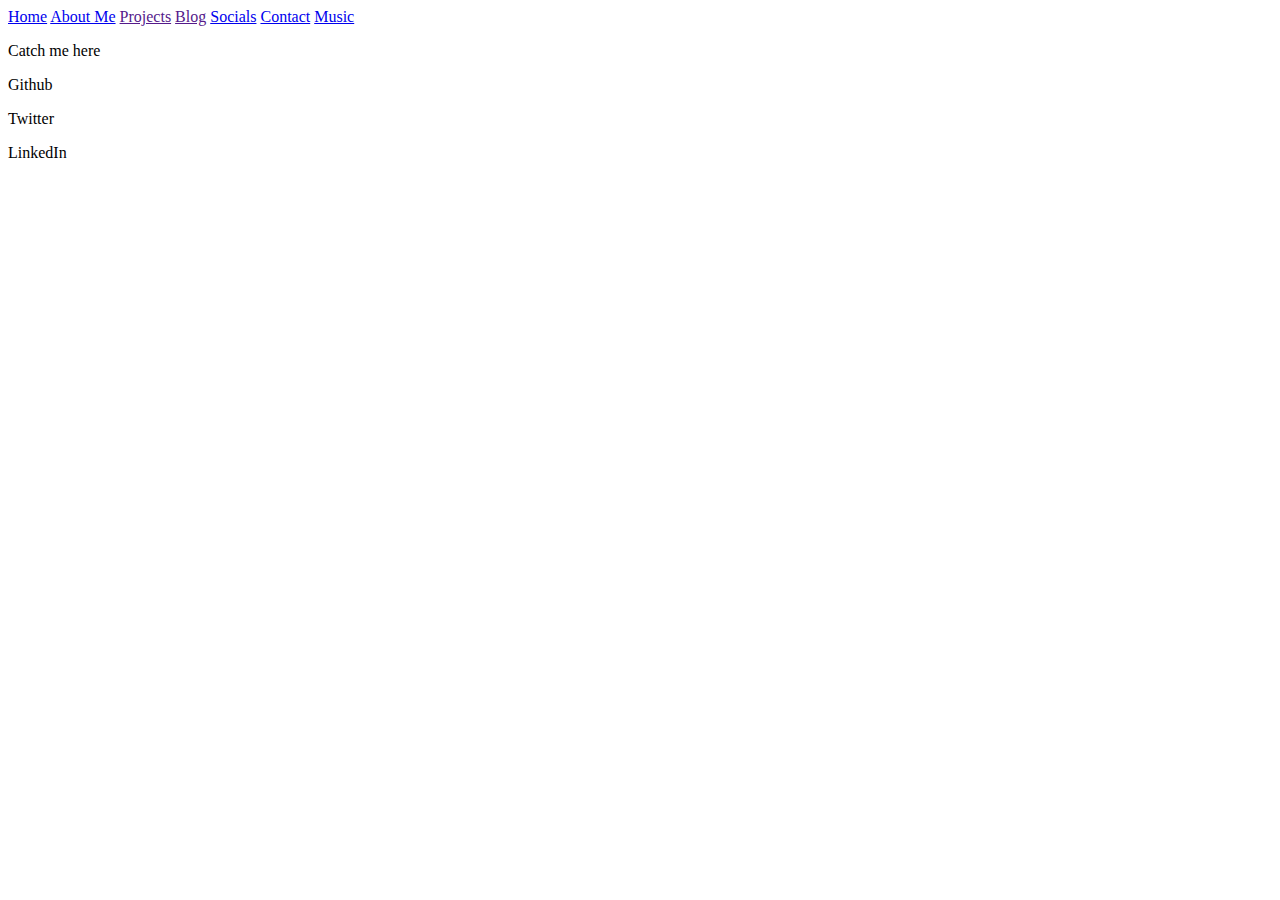
<file: socials.html>
<!DOCTYPE html>
    <html lang ="en">
        <body>
            <div class="header">
                <a href="index.html" id="home">Home</a>
                <a href="about.html" id="about">About Me</a>
                <a href="" id="projects">Projects</a>
                <a href="" id="blog">Blog</a>
                <a href="socials.html" id="socials">Socials</a>
                <a href="contact.html" id="contact">Contact</a>
                <a href="collections.html" id="collection">Music</a>
            </div>
            <p>Catch me here</p>
            <p>Github</p>
            <p>Twitter</p>
            <p>LinkedIn</p>
        </body>
    </html>
</file>
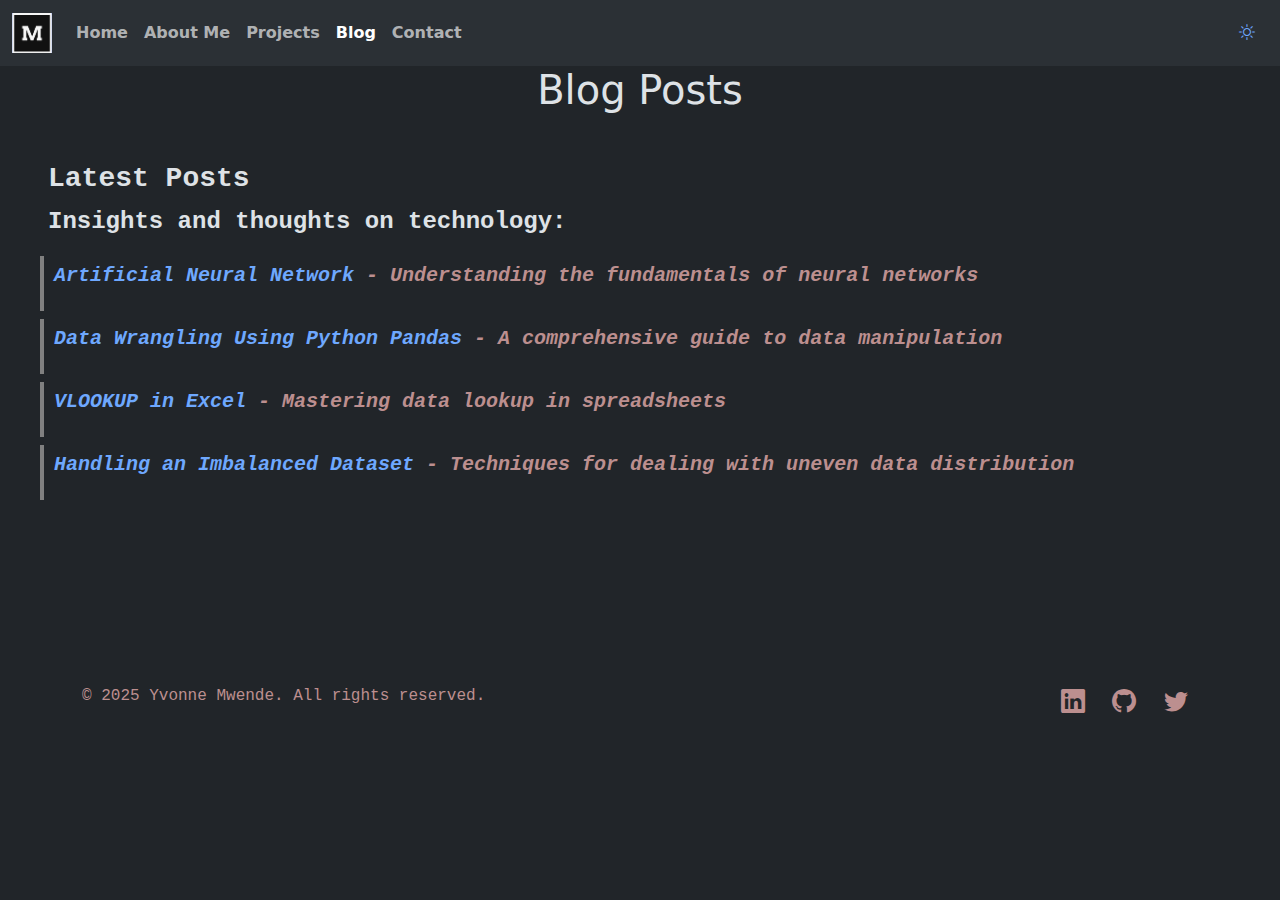
<file: pages/blog.html>
<!DOCTYPE html>
<html lang="en" data-bs-theme="dark">
    <head>
        <meta charset="utf-8">
        <meta name="viewport" content="width=device-width, initial-scale=1">
        <meta name="description" content="Blog by Yvonne Mwende - AI Engineer and CEO of GluCorp. Insights on artificial intelligence, technology, and innovation.">
        <meta name="keywords" content="AI Blog, Technology Blog, Innovation, GluCorp, AI Engineering">
        <meta name="author" content="Yvonne Mwende">
        
        <!-- Open Graph Meta Tags -->
        <meta property="og:title" content="Blog - Yvonne Mwende">
        <meta property="og:description" content="Read insights on AI, technology, and innovation from Yvonne Mwende.">
        <meta property="og:image" content="PersonalLogo.jpeg">
        <meta property="og:url" content="https://yourwebsite.com/blog">
        
        <!-- Favicon -->
        <link rel="icon" type="image/x-icon" href="favicon.ico">
        
        <!-- Bootstrap CSS -->
        <link href="https://cdn.jsdelivr.net/npm/bootstrap@5.3.3/dist/css/bootstrap.min.css" rel="stylesheet">
        <link rel="stylesheet" href="https://cdn.jsdelivr.net/npm/bootstrap-icons@1.11.1/font/bootstrap-icons.css">
        
        <!-- Custom CSS -->
        <style>
            :root {
                --transition-speed: 0.3s;
            }
            
            body {
                transition: background-color var(--transition-speed) ease;
            }
            
            .footer {
                background-color: var(--bs-body-bg);
                padding: 0.5rem 0;
                margin-top: 11rem;
            }
            
            .social-links a {
                color: var(--bs-body-color);
                margin: 0 10px;
                font-size: 1.5rem;
                transition: color var(--transition-speed) ease;
            }
            
            .social-links a:hover {
                color: var(--bs-primary);
            }
            
            blockquote {
                font: 1em sans-serif;
                margin: 0.5em 10px;
                padding: 0.5em 10px;
                border-left: 0.3em solid grey;
                margin-left: 40px;
            }
            blockquote:hover {
                color: black;
            }
        </style>
        <title>Blog - Yvonne Mwende</title>
    </head>
    <body>
        <!--- navbar -->
        <nav class="navbar navbar-expand-lg bg-body-tertiary">
            <div class="container-fluid fw-bolder">
                <a class="navbar-brand" href="index.html" aria-label="Home">
                    <img src="PersonalLogo.jpeg" alt="Yvonne Mwende Logo" width="40" height="40">
                </a>
                <button class="navbar-toggler" type="button" data-bs-toggle="collapse" data-bs-target="#navbarSupportedContent" 
                        aria-controls="navbarSupportedContent" aria-expanded="false" aria-label="Toggle navigation">
                    <span class="navbar-toggler-icon"></span>
                </button>
                <div class="collapse navbar-collapse" id="navbarSupportedContent">
                    <ul class="navbar-nav me-auto mb-2 mb-lg-0">
                        <li class="nav-item">
                            <a class="nav-link" href="index.html">Home</a>
                        </li>
                        <li class="nav-item">
                            <a class="nav-link" href="about.html">About Me</a>
                        </li>
                        <li class="nav-item">
                            <a class="nav-link" href="projects.html">
                                Projects
                            </a>
                        </li>
                        <li class="nav-item">
                            <a class="nav-link active" aria-current="page" href="blog.html">Blog</a>
                        </li>
                        <li class="nav-item">
                            <a class="nav-link" href="contact.html">Contact</a>
                        </li>
                    </ul>
                    <div class="dark-mode-toggle">
                        <button id="darkModeIcon" class="btn btn-link" aria-label="Toggle dark mode">
                            <i class="bi bi-moon"></i>
                        </button>
                    </div>
                </div>
            </div>
        </nav>

        <!--Main Content-->
        <h1 class="text-center">Blog Posts</h1>
        
        <!-- Featured Post -->
        <div class="mt-5">
            <h2 class="text-start ms-5 fw-semibold fs-3 font-monospace">Latest Posts</h2>
            <p class="text-start ms-5 fw-semibold fs-4 font-monospace">
                Insights and thoughts on technology:
            </p>
            <blockquote>
                <p class="reset font-monospace" style="font-style: italic; color: rosybrown; font-weight: bold; font-size: 20px;">
                    <a href="https://medium.com/@mwendembuvi10/artificial-neural-network-4ce1f84527d8" target="_blank" rel="noopener noreferrer" class="text-decoration-none">Artificial Neural Network</a> - Understanding the fundamentals of neural networks
                </p>
            </blockquote>
            <blockquote>
                <p class="reset font-monospace" style="font-style: italic; color: rosybrown; font-weight: bold; font-size: 20px;">
                    <a href="https://medium.com/@mwendembuvi10/data-wrangling-using-python-pandas-a59a648dffd" target="_blank" rel="noopener noreferrer" class="text-decoration-none">Data Wrangling Using Python Pandas</a> - A comprehensive guide to data manipulation
                </p>
            </blockquote>
            <blockquote>
                <p class="reset font-monospace" style="font-style: italic; color: rosybrown; font-weight: bold; font-size: 20px;">
                    <a href="https://medium.com/@mwendembuvi10/vlookup-in-excel-96dc6e377ea9" target="_blank" rel="noopener noreferrer" class="text-decoration-none">VLOOKUP in Excel</a> - Mastering data lookup in spreadsheets
                </p>
            </blockquote>
            <blockquote>
                <p class="reset font-monospace" style="font-style: italic; color: rosybrown; font-weight: bold; font-size: 20px;">
                    <a href="https://medium.com/@mwendembuvi10/handling-an-imbalanced-dataset-4ae00bd311c5" target="_blank" rel="noopener noreferrer" class="text-decoration-none">Handling an Imbalanced Dataset</a> - Techniques for dealing with uneven data distribution
                </p>
            </blockquote>
        </div>

        <!-- Footer -->
        <footer class="footer">
            <div class="container">
                <div class="row">
                    <div class="col-md-6 text-center text-md-start">
                        <p class="font-monospace" style="color: rosybrown;">&copy; 2025 Yvonne Mwende. All rights reserved.</p>
                    </div>
                    <div class="col-md-6 text-center text-md-end">
                        <div class="social-links">
                            <a href="https://www.linkedin.com/in/yvonnembuvi/" target="_blank" rel="noopener noreferrer" aria-label="LinkedIn" class="text-decoration-none">
                                <i class="bi bi-linkedin" style="color: rosybrown;"></i>
                            </a>
                            <a href="https://github.com/MbuviM" target="_blank" rel="noopener noreferrer" aria-label="GitHub" class="text-decoration-none">
                                <i class="bi bi-github" style="color: rosybrown;"></i>
                            </a>
                            <a href="https://x.com/thenext_g33k" target="_blank" rel="noopener noreferrer" aria-label="Twitter" class="text-decoration-none">
                                <i class="bi bi-twitter" style="color: rosybrown;"></i>
                            </a>
                        </div>
                    </div>
                </div>
            </div>
        </footer>

        <!-- Scripts -->
        <script src="https://cdn.jsdelivr.net/npm/@popperjs/core@2.11.8/dist/umd/popper.min.js"></script>
        <script src="https://cdn.jsdelivr.net/npm/bootstrap@5.3.3/dist/js/bootstrap.min.js"></script>
        <script>
            // Dark Mode Toggle
            document.getElementById('darkModeIcon').addEventListener('click', function () {
                const icon = this.querySelector('i');
                icon.classList.toggle('bi-moon');
                icon.classList.toggle('bi-sun');

                let theme = document.documentElement.getAttribute('data-bs-theme');
                const newTheme = theme === 'dark' ? 'light' : 'dark';
                
                document.documentElement.setAttribute('data-bs-theme', newTheme);
                localStorage.setItem('theme', newTheme);
            });

            // Theme Initialization
            document.addEventListener("DOMContentLoaded", function () {
                const savedTheme = localStorage.getItem("theme") || 'dark';
                document.documentElement.setAttribute("data-bs-theme", savedTheme);
                
                const darkModeIcon = document.querySelector('#darkModeIcon i');
                if (savedTheme === "dark") {
                    darkModeIcon.classList.add('bi-sun');
                    darkModeIcon.classList.remove('bi-moon');
                } else {
                    darkModeIcon.classList.add('bi-moon');
                    darkModeIcon.classList.remove('bi-sun');
                }
            });
        </script>
    </body>
</html>
</file>
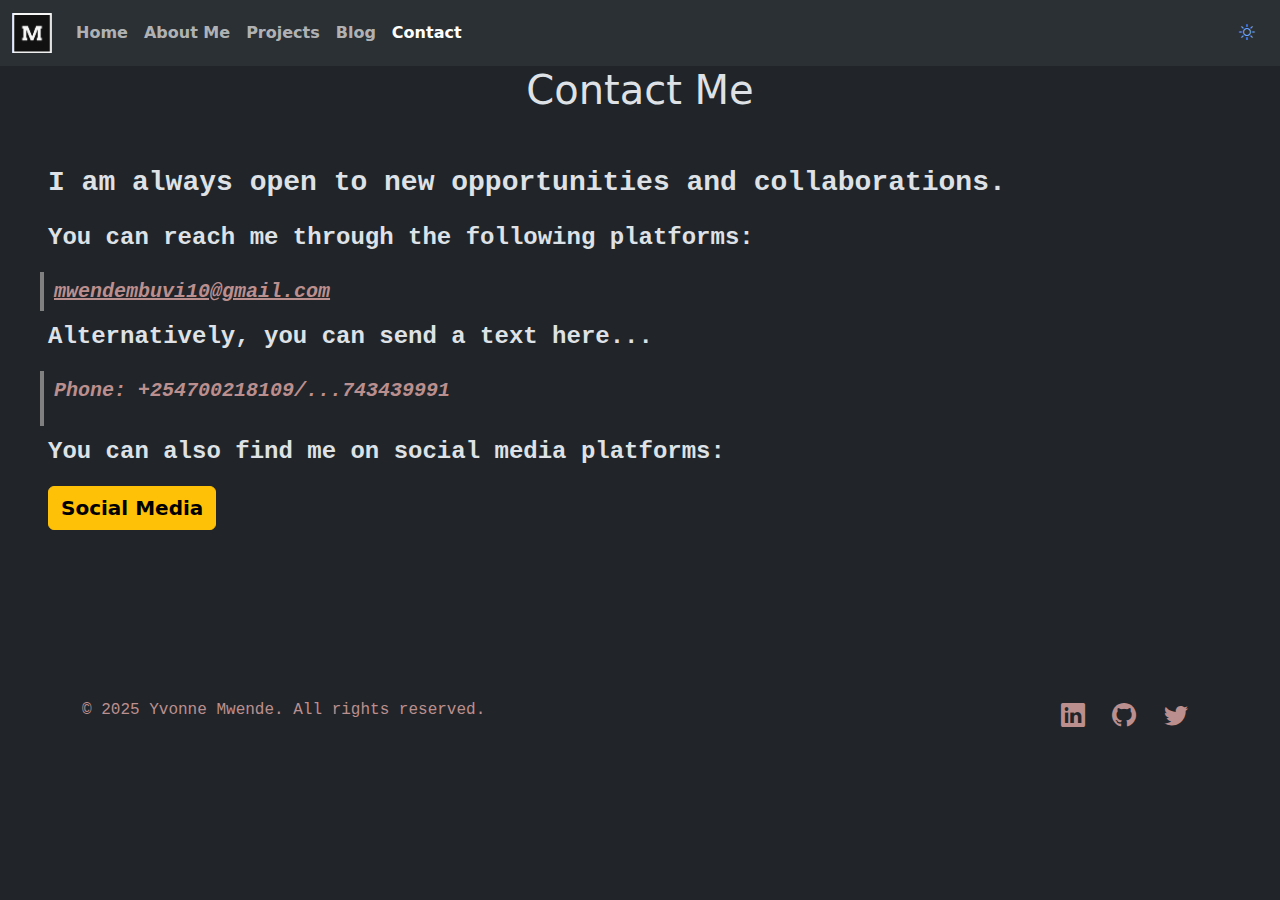
<file: pages/contact.html>
<!DOCTYPE html>
<html lang="en" data-bs-theme="dark">
    <head>
        <meta charset="utf-8">
        <meta name="viewport" content="width=device-width, initial-scale=1">
        <meta name="description" content="Contact Yvonne Mwende - AI Engineer and CEO of GluCorp. Get in touch for collaborations, speaking engagements, or inquiries.">
        <meta name="keywords" content="Contact Yvonne Mwende, AI Engineer Contact, Business Inquiries, Speaking Engagements">
        <meta name="author" content="Yvonne Mwende">
        
        <!-- Open Graph Meta Tags -->
        <meta property="og:title" content="Contact Yvonne Mwende">
        <meta property="og:description" content="Get in touch with Yvonne Mwende for collaborations, speaking engagements, or inquiries.">
        <meta property="og:image" content="PersonalLogo.jpeg">
        <meta property="og:url" content="https://yourwebsite.com/contact">
        
        <!-- Favicon -->
        <link rel="icon" type="image/x-icon" href="favicon.ico">
        
        <!-- Bootstrap CSS -->
        <link href="https://cdn.jsdelivr.net/npm/bootstrap@5.3.3/dist/css/bootstrap.min.css" rel="stylesheet">
        <link rel="stylesheet" href="https://cdn.jsdelivr.net/npm/bootstrap-icons@1.11.1/font/bootstrap-icons.css">
        
        <!-- Custom CSS -->
        <style>
            :root {
                --transition-speed: 0.3s;
            }
            
            body {
                transition: background-color var(--transition-speed) ease;
            }
            
            .footer {
                background-color: var(--bs-body-bg);
                padding: 0.5rem 0;
                margin-top: 10rem;
            }
            
            .social-links a {
                color: var(--bs-body-color);
                margin: 0 10px;
                font-size: 1.5rem;
                transition: color var(--transition-speed) ease;
            }
            
            .social-links a:hover {
                color: var(--bs-primary);
            }
            
            blockquote {
                font: 1em sans-serif;
                margin: 0.5em 10px;
                padding: 0.5em 10px;
                border-left: 0.3em solid grey;
                margin-left: 40px;
            }
            blockquote:hover {
                color: black;
            }
        </style>
        <title>Contact - Yvonne Mwende</title>
    </head>
    <body>
        <!--- navbar -->
        <nav class="navbar navbar-expand-lg bg-body-tertiary">
            <div class="container-fluid fw-bolder">
                <a class="navbar-brand" href="index.html" aria-label="Home">
                    <img src="PersonalLogo.jpeg" alt="Yvonne Mwende Logo" width="40" height="40">
                </a>
                <button class="navbar-toggler" type="button" data-bs-toggle="collapse" data-bs-target="#navbarSupportedContent" 
                        aria-controls="navbarSupportedContent" aria-expanded="false" aria-label="Toggle navigation">
                    <span class="navbar-toggler-icon"></span>
                </button>
                <div class="collapse navbar-collapse" id="navbarSupportedContent">
                    <ul class="navbar-nav me-auto mb-2 mb-lg-0">
                        <li class="nav-item">
                            <a class="nav-link" href="index.html">Home</a>
                        </li>
                        <li class="nav-item">
                            <a class="nav-link" href="about.html">About Me</a>
                        </li>
                        <li class="nav-item">
                            <a class="nav-link" href="projects.html">
                                Projects
                            </a>
                        </li>
                        <li class="nav-item">
                            <a class="nav-link" href="blog.html">Blog</a>
                        </li>
                        <li class="nav-item">
                            <a class="nav-link active" aria-current="page" href="contact.html">Contact</a>
                        </li>
                    </ul>
                    <div class="dark-mode-toggle">
                        <button id="darkModeIcon" class="btn btn-link" aria-label="Toggle dark mode">
                            <i class="bi bi-moon"></i>
                        </button>
                    </div>
                </div>
            </div>
        </nav>

        <!--Main Content-->
        <h1 class="text-center">Contact Me</h1>
        <p class="text-start ms-5 mt-5 fw-semibold fs-3 font-monospace">
            I am always open to new opportunities and collaborations.
        </p>
        <p class="text-start ms-5 fw-semibold fs-4 font-monospace">
            You can reach me through the following platforms:
        </p>
        <blockquote>
            <a href="mailto:mwendembuvi10@gmail.com?subject=Hello%20Mwende%20" class="reset font-monospace" style="font-style: italic; color: rosybrown; font-weight: bold; font-size: 20px;">
                mwendembuvi10@gmail.com
            </a>
        </blockquote>
        <p class="fw-semibold text-start ms-5 fs-4 font-monospace">Alternatively, you can send a text here...</p>
        <blockquote>
            <p href="tel:+254700218109/+254743439991" class="reset font-monospace" style="font-size: 20px; font-weight: bold; font-style: italic; color: rosybrown;">
                Phone: +254700218109/...743439991
            </p>
        </blockquote>
        <p class="text-start ms-5 fw-semibold fs-4 font-monospace">You can also find me on social media platforms:</p>
        <!-- Button trigger modal -->
        <button type="button" class="btn btn-warning ms-5 fw-semibold fs-5" data-bs-toggle="modal" data-bs-target="#staticBackdrop">
            Social Media
        </button>

        <!-- Modal -->
        <div class="modal fade" id="staticBackdrop" data-bs-backdrop="static" data-bs-keyboard="false" tabindex="-1" aria-labelledby="staticBackdropLabel" aria-hidden="true">
            <div class="modal-dialog modal-dialog-centered">
                <div class="modal-content">
                    <div class="modal-header">
                        <h1 class="modal-title fs-5" id="staticBackdropLabel">Social Media</h1>
                        <button type="button" class="btn-close" data-bs-dismiss="modal" aria-label="Close"></button>
                    </div>
                    <div class="modal-body">
                        <blockquote>
                            <a href="https://www.linkedin.com/in/yvonnembuvi/" class="reset font-monospace" style="font-style: italic; color: rosybrown; font-weight: bold; font-size: 20px;">
                                LinkedIn
                            </a>
                        </blockquote>
                        <blockquote>
                            <a href="https://x.com/thenext_g33k" class="reset font-monospace" style="font-style: italic; color: rosybrown; font-weight: bold; font-size: 20px;">
                                Twitter
                            </a>
                        </blockquote>
                        <blockquote>
                            <a href="https://github.com/MbuviM" class="reset font-monospace" style="font-style: italic; color: rosybrown; font-weight: bold; font-size: 20px;">
                                Github
                            </a>
                        </blockquote>
                    </div>
                    <div class="modal-footer">
                        <button type="button" class="btn btn-warning fw-bolder border-radius: 10px;" data-bs-dismiss="modal">Close</button>
                    </div>
                </div>
            </div>
        </div>

        <!-- Footer -->
        <footer class="footer">
            <div class="container">
                <div class="row">
                    <div class="col-md-6 text-center text-md-start">
                        <p class="font-monospace" style="color: rosybrown;">&copy; 2025 Yvonne Mwende. All rights reserved.</p>
                    </div>
                    <div class="col-md-6 text-center text-md-end">
                        <div class="social-links">
                            <a href="https://www.linkedin.com/in/yvonnembuvi/" target="_blank" rel="noopener noreferrer" aria-label="LinkedIn" class="text-decoration-none">
                                <i class="bi bi-linkedin" style="color: rosybrown;"></i>
                            </a>
                            <a href="https://github.com/MbuviM" target="_blank" rel="noopener noreferrer" aria-label="GitHub" class="text-decoration-none">
                                <i class="bi bi-github" style="color: rosybrown;"></i>
                            </a>
                            <a href="https://x.com/thenext_g33k" target="_blank" rel="noopener noreferrer" aria-label="Twitter" class="text-decoration-none">
                                <i class="bi bi-twitter" style="color: rosybrown;"></i>
                            </a>
                        </div>
                    </div>
                </div>
            </div>
        </footer>

        <!-- Scripts -->
        <script src="https://cdn.jsdelivr.net/npm/@popperjs/core@2.11.8/dist/umd/popper.min.js"></script>
        <script src="https://cdn.jsdelivr.net/npm/bootstrap@5.3.3/dist/js/bootstrap.min.js"></script>
        <script>
            // Dark Mode Toggle
            document.getElementById('darkModeIcon').addEventListener('click', function () {
                const icon = this.querySelector('i');
                icon.classList.toggle('bi-moon');
                icon.classList.toggle('bi-sun');

                let theme = document.documentElement.getAttribute('data-bs-theme');
                const newTheme = theme === 'dark' ? 'light' : 'dark';
                
                document.documentElement.setAttribute('data-bs-theme', newTheme);
                localStorage.setItem('theme', newTheme);
            });

            // Theme Initialization
            document.addEventListener("DOMContentLoaded", function () {
                const savedTheme = localStorage.getItem("theme") || 'dark';
                document.documentElement.setAttribute("data-bs-theme", savedTheme);
                
                const darkModeIcon = document.querySelector('#darkModeIcon i');
                if (savedTheme === "dark") {
                    darkModeIcon.classList.add('bi-sun');
                    darkModeIcon.classList.remove('bi-moon');
                } else {
                    darkModeIcon.classList.add('bi-moon');
                    darkModeIcon.classList.remove('bi-sun');
                }
            });
        </script>
    </body>
</html>
</file>
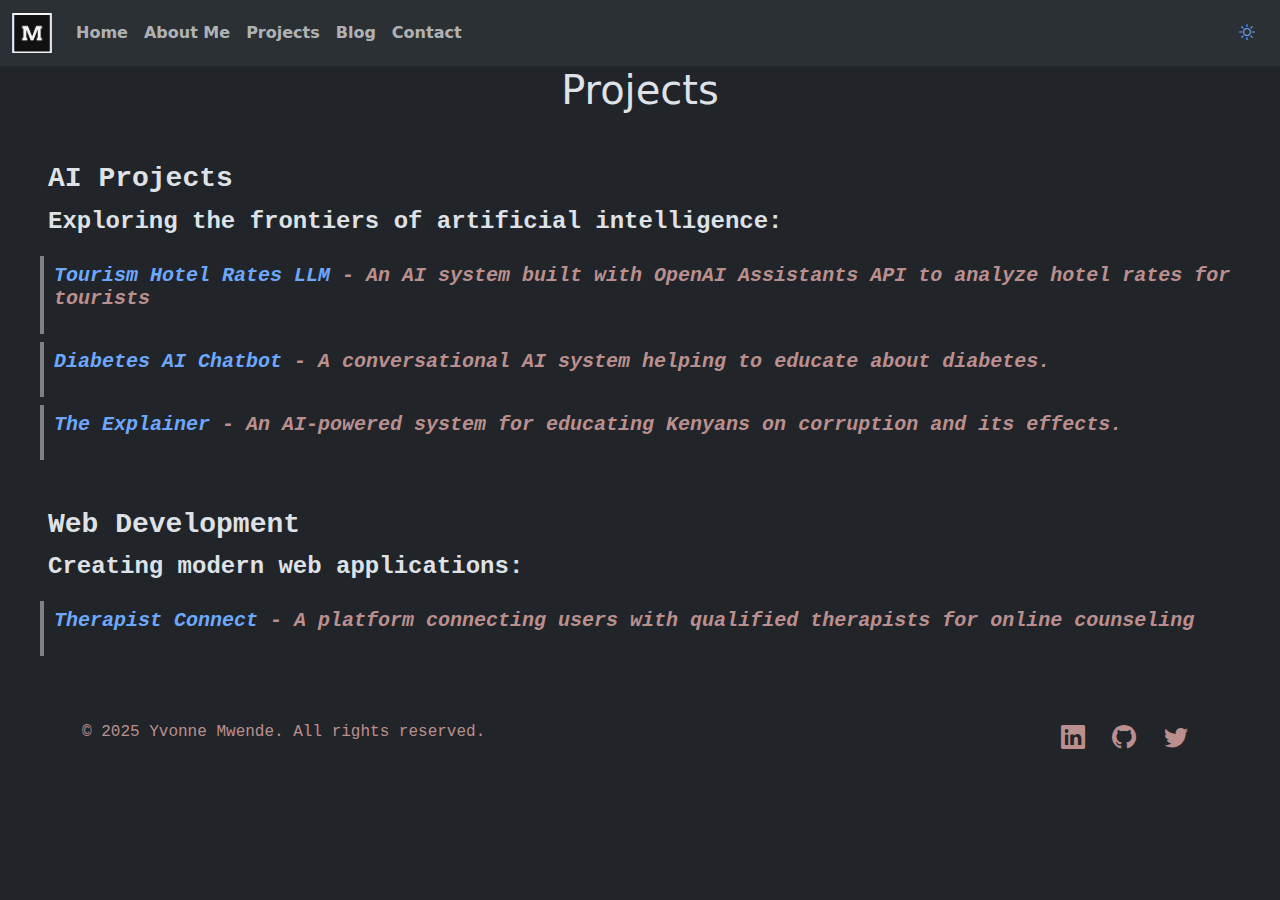
<file: pages/projects.html>
<!DOCTYPE html>
<html lang="en" data-bs-theme="dark">
    <head>
        <meta charset="utf-8">
        <meta name="viewport" content="width=device-width, initial-scale=1">
        <meta name="description" content="Projects by Yvonne Mwende - AI Engineer and CEO of GluCorp. Explore her work in artificial intelligence, web development, and research.">
        <meta name="keywords" content="AI Projects, Web Development, Research, GluCorp, Technology">
        <meta name="author" content="Yvonne Mwende">
        
        <!-- Open Graph Meta Tags -->
        <meta property="og:title" content="Projects - Yvonne Mwende">
        <meta property="og:description" content="Explore Yvonne Mwende's projects in AI, web development, and research.">
        <meta property="og:image" content="PersonalLogo.jpeg">
        <meta property="og:url" content="https://yourwebsite.com/projects">
        
        <!-- Favicon -->
        <link rel="icon" type="image/x-icon" href="favicon.ico">
        
        <!-- Bootstrap CSS -->
        <link href="https://cdn.jsdelivr.net/npm/bootstrap@5.3.3/dist/css/bootstrap.min.css" rel="stylesheet">
        <link rel="stylesheet" href="https://cdn.jsdelivr.net/npm/bootstrap-icons@1.11.1/font/bootstrap-icons.css">
        
        <!-- Custom CSS -->
        <style>
            :root {
                --transition-speed: 0.3s;
            }
            
            body {
                transition: background-color var(--transition-speed) ease;
            }
            
            .footer {
                background-color: var(--bs-body-bg);
                padding: 1rem 0;
                margin-top: 3rem;
            }
            
            .social-links a {
                color: var(--bs-body-color);
                margin: 0 10px;
                font-size: 1.5rem;
                transition: color var(--transition-speed) ease;
            }
            
            .social-links a:hover {
                color: var(--bs-primary);
            }
            
            blockquote {
                font: 1em sans-serif;
                margin: 0.5em 10px;
                padding: 0.5em 10px;
                border-left: 0.3em solid grey;
                margin-left: 40px;
            }
            blockquote:hover {
                color: black;
            }
        </style>
        <title>Projects - Yvonne Mwende</title>
    </head>
    <body>
        <!--- navbar -->
        <nav class="navbar navbar-expand-lg bg-body-tertiary">
            <div class="container-fluid fw-bolder">
                <a class="navbar-brand" href="index.html" aria-label="Home">
                    <img src="PersonalLogo.jpeg" alt="Yvonne Mwende Logo" width="40" height="40">
                </a>
                <button class="navbar-toggler" type="button" data-bs-toggle="collapse" data-bs-target="#navbarSupportedContent" 
                        aria-controls="navbarSupportedContent" aria-expanded="false" aria-label="Toggle navigation">
                    <span class="navbar-toggler-icon"></span>
                </button>
                <div class="collapse navbar-collapse" id="navbarSupportedContent">
                    <ul class="navbar-nav me-auto mb-2 mb-lg-0">
                        <li class="nav-item">
                            <a class="nav-link" href="index.html">Home</a>
                        </li>
                        <li class="nav-item">
                            <a class="nav-link" href="about.html">About Me</a>
                        </li>
                        <li class="nav-item ">
                            <a class="nav-link" href="#">
                                Projects
                            </a>
                        </li>
                        <li class="nav-item">
                            <a class="nav-link" href="blog.html">Blog</a>
                        </li>
                        <li class="nav-item">
                            <a class="nav-link" href="contact.html">Contact</a>
                        </li>
                    </ul>
                    <div class="dark-mode-toggle">
                        <button id="darkModeIcon" class="btn btn-link" aria-label="Toggle dark mode">
                            <i class="bi bi-moon"></i>
                        </button>
                    </div>
                </div>
            </div>
        </nav>

        <!--Main Content-->
        <h1 class="text-center">Projects</h1>
        
        <!-- AI Projects -->
        <div class="mt-5">
            <h2 class="text-start ms-5 fw-semibold fs-3 font-monospace">AI Projects</h2>
            <p class="text-start ms-5 fw-semibold fs-4 font-monospace">
                Exploring the frontiers of artificial intelligence:
            </p>
            <blockquote>
                <p class="reset font-monospace" style="font-style: italic; color: rosybrown; font-weight: bold; font-size: 20px;">
                    <a href="https://github.com/MbuviM/Tourism-Hotel-Rates-LLM" target="_blank" rel="noopener noreferrer" class="text-decoration-none">Tourism Hotel Rates LLM</a> - An AI system built with OpenAI Assistants API to analyze hotel rates for tourists
                </p>
            </blockquote>
            <blockquote>
                <p class="reset font-monospace" style="font-style: italic; color: rosybrown; font-weight: bold; font-size: 20px;">
                    <a href="https://github.com/MbuviM/DB-AI" target="_blank" rel="noopener noreferrer" class="text-decoration-none">Diabetes AI Chatbot</a> - A conversational AI system helping to educate about diabetes.
                </p>
            </blockquote>
            <blockquote>
                <p class="reset font-monospace" style="font-style: italic; color: rosybrown; font-weight: bold; font-size: 20px;">
                    <a href="https://github.com/MbuviM/The-Explainer" target="_blank" rel="noopener noreferrer" class="text-decoration-none">The Explainer</a> - An AI-powered system for educating Kenyans on corruption and its effects.
                </p>
            </blockquote>
        </div>

        <!-- Web Development -->
        <div class="mt-5">
            <h2 class="text-start ms-5 fw-semibold fs-3 font-monospace">Web Development</h2>
            <p class="text-start ms-5 fw-semibold fs-4 font-monospace">
                Creating modern web applications:
            </p>
            <blockquote>
                <p class="reset font-monospace" style="font-style: italic; color: rosybrown; font-weight: bold; font-size: 20px;">
                    <a href="https://github.com/MbuviM/Therapist-Connect" target="_blank" rel="noopener noreferrer" class="text-decoration-none">Therapist Connect</a> - A platform connecting users with qualified therapists for online counseling
                </p>
            </blockquote>
        </div>

        <!-- Footer -->
        <footer class="footer">
            <div class="container">
                <div class="row">
                    <div class="col-md-6 text-center text-md-start">
                        <p class="font-monospace" style="color: rosybrown;">&copy; 2025 Yvonne Mwende. All rights reserved.</p>
                    </div>
                    <div class="col-md-6 text-center text-md-end">
                        <div class="social-links">
                            <a href="https://www.linkedin.com/in/yvonnembuvi/" target="_blank" rel="noopener noreferrer" aria-label="LinkedIn" class="text-decoration-none">
                                <i class="bi bi-linkedin" style="color: rosybrown;"></i>
                            </a>
                            <a href="https://github.com/MbuviM" target="_blank" rel="noopener noreferrer" aria-label="GitHub" class="text-decoration-none">
                                <i class="bi bi-github" style="color: rosybrown;"></i>
                            </a>
                            <a href="https://x.com/thenext_g33k" target="_blank" rel="noopener noreferrer" aria-label="Twitter" class="text-decoration-none">
                                <i class="bi bi-twitter" style="color: rosybrown;"></i>
                            </a>
                        </div>
                    </div>
                </div>
            </div>
        </footer>

        <!-- Scripts -->
        <script src="https://cdn.jsdelivr.net/npm/@popperjs/core@2.11.8/dist/umd/popper.min.js"></script>
        <script src="https://cdn.jsdelivr.net/npm/bootstrap@5.3.3/dist/js/bootstrap.min.js"></script>
        <script>
            // Dark Mode Toggle
            document.getElementById('darkModeIcon').addEventListener('click', function () {
                const icon = this.querySelector('i');
                icon.classList.toggle('bi-moon');
                icon.classList.toggle('bi-sun');

                let theme = document.documentElement.getAttribute('data-bs-theme');
                const newTheme = theme === 'dark' ? 'light' : 'dark';
                
                document.documentElement.setAttribute('data-bs-theme', newTheme);
                localStorage.setItem('theme', newTheme);
            });

            // Theme Initialization
            document.addEventListener("DOMContentLoaded", function () {
                const savedTheme = localStorage.getItem("theme") || 'dark';
                document.documentElement.setAttribute("data-bs-theme", savedTheme);
                
                const darkModeIcon = document.querySelector('#darkModeIcon i');
                if (savedTheme === "dark") {
                    darkModeIcon.classList.add('bi-sun');
                    darkModeIcon.classList.remove('bi-moon');
                } else {
                    darkModeIcon.classList.add('bi-moon');
                    darkModeIcon.classList.remove('bi-sun');
                }
            });
        </script>
    </body>
</html>
</file>
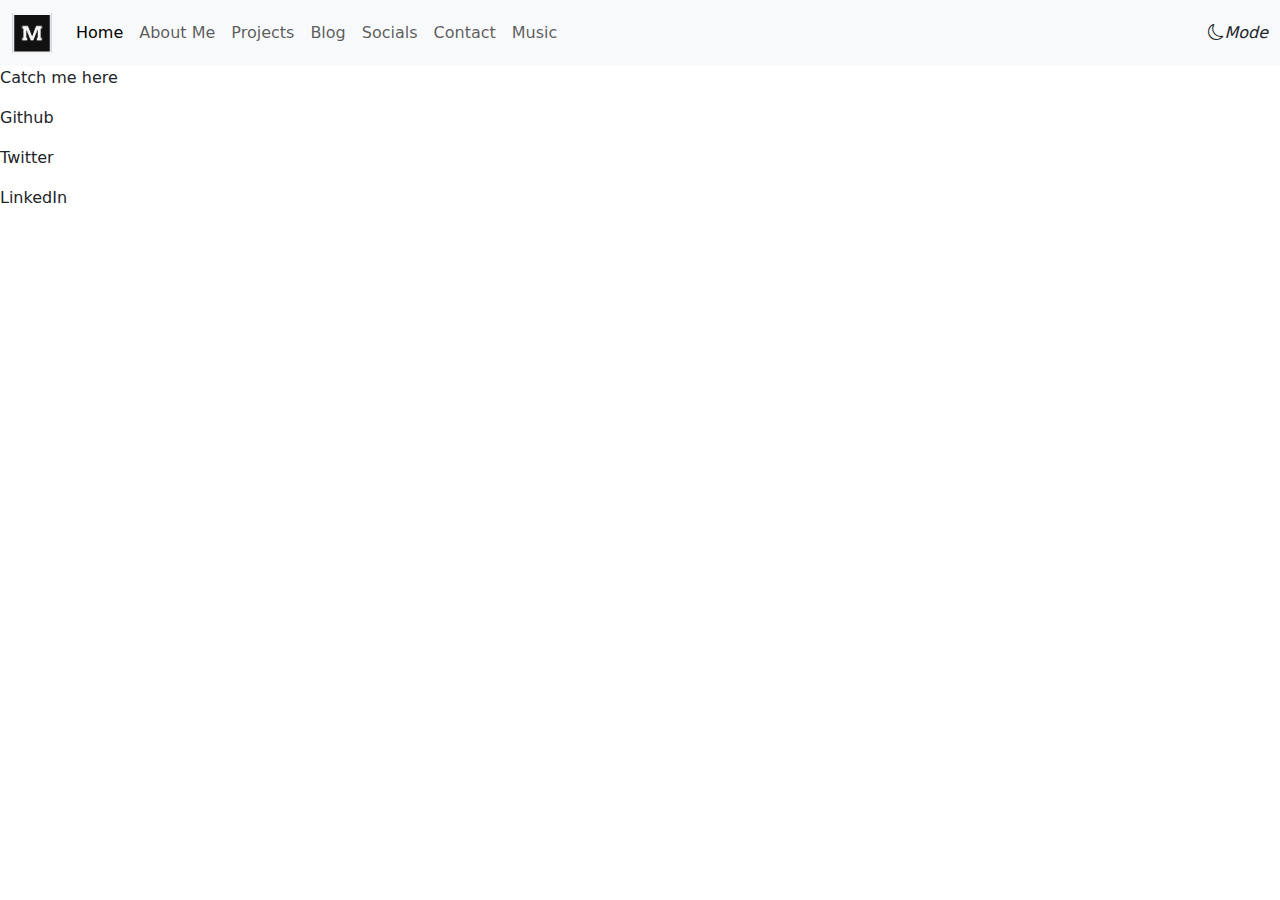
<file: pages/socials.html>
<!DOCTYPE html>
    <html lang ="en">
        <head>
            <meta charset="utf-8">
            <meta name="viewport" content="width=device-width, initial-scale=1">
            <link href="https://cdn.jsdelivr.net/npm/bootstrap@5.3.3/dist/css/bootstrap.min.css" rel="stylesheet" integrity="sha384-QWTKZyjpPEjISv5WaRU9OFeRpok6YctnYmDr5pNlyT2bRjXh0JMhjY6hW+ALEwIH" crossorigin="anonymous">
            <link rel="stylesheet" href="https://cdn.jsdelivr.net/npm/bootstrap-icons@1.11.1/font/bootstrap-icons.css">
            <title>Social Media</title>
        <body>
            <!--- navbar -->
    <!--- navbar -->
    <nav class="navbar navbar-expand-lg bg-body-tertiary">
      <div class="container-fluid">
          <a class="navbar-brand" href="index.html"><img src="PersonalLogo.jpeg" alt="Logo" width="40" height="40"></a>
          <button class="navbar-toggler" type="button" data-bs-toggle="collapse" data-bs-target="#navbarSupportedContent" aria-controls="navbarSupportedContent" aria-expanded="false" aria-label="Toggle navigation">
            <span class="navbar-toggler-icon"></span>
          </button>
        <div class="collapse navbar-collapse" id="navbarSupportedContent">
          <ul class="navbar-nav me-auto mb-2 mb-lg-0">
            <li class="nav-item">
              <a class="nav-link active" aria-current="page" href="index.html">Home</a>
            </li>
            <li class="nav-item">
              <a class="nav-link" href="about.html">About Me</a>
            </li>
            <li class="nav-item">
              <a class="nav-link" href="#" role="button"  aria-expanded="false">
                Projects
              </a>
            <li class="nav-item">
              <a class="nav-link" href="#" role="button" aria-expanded="true">Blog</a>
            </li>
            <li class="nav-item">
              <a class="nav-link" href="socials.html" role="button" aria-expanded="true">Socials</a>
            </li>
            <li class="nav-item">
              <a class="nav-link" href="contact.html" role="button" aria-expanded="true">Contact</a>
            </li>
            <li class="nav-item">
              <a class="nav-link" href="collections.html" role="button" aria-expanded="true"> Music</a>
            </li>
          </ul>
          <!-- Toggle Button for Light/Dark Mode -->
          <div class="dark-mode-toggle">
            <i id="darkModeIcon" class="bi bi-moon">Mode</i> 
          </div>
        </div>
      </div>
    </nav>
            <p>Catch me here</p>
            <p>Github</p>
            <p>Twitter</p>
            <p>LinkedIn</p>
          <script src="https://cdn.jsdelivr.net/npm/@popperjs/core@2.11.8/dist/umd/popper.min.js" integrity="sha384-I7E8VVD/ismYTF4hNIPjVp/Zjvgyol6VFvRkX/vR+Vc4jQkC+hVqc2pM8ODewa9r" crossorigin="anonymous"></script>
          <script src="https://cdn.jsdelivr.net/npm/bootstrap@5.3.3/dist/js/bootstrap.min.js" integrity="sha384-0pUGZvbkm6XF6gxjEnlmuGrJXVbNuzT9qBBavbLwCsOGabYfZo0T0to5eqruptLy" crossorigin="anonymous"></script>
          <script src="https://cdn.jsdelivr.net/npm/bootstrap@5.3.3/dist/js/bootstrap.bundle.min.js" integrity="sha384-YvpcrYf0tY3lHB60NNkmXc5s9fDVZLESaAA55NDzOxhy9GkcIdslK1eN7N6jIeHz" crossorigin="anonymous"></script>
        </body>
    </html>
</file>
<file: css/modern-portfolio.css>
/* Modern Portfolio Design System */
/* Created for Yvonne Mwende - Founder, GluCorp */

:root {
    --transition-speed: 0.3s;
    --maternal-coral: #E63946;
    --maternal-dark: #C1121F;
    --tech-teal: #0FA3B1;
    --tech-dark: #0D7C87;
    --accent-gold: #F4A261;
    --dark-bg: #1A1A2E;
    --light-bg: #F8F9FA;
    --text-primary: #2D3748;
    --text-secondary: #718096;
    --card-glass-bg: rgba(255, 255, 255, 0.05);
    --card-glass-border: rgba(255, 255, 255, 0.1);
    --shadow-elevation-low: 0 2px 8px rgba(0, 0, 0, 0.08);
    --shadow-elevation-medium: 0 8px 24px rgba(0, 0, 0, 0.12);
    --shadow-elevation-high: 0 16px 48px rgba(0, 0, 0, 0.16);
}

[data-bs-theme="light"] {
    --card-glass-bg: rgba(255, 255, 255, 0.7);
    --card-glass-border: rgba(0, 0, 0, 0.08);
}

* {
    font-family: 'Inter', -apple-system, BlinkMacSystemFont, 'Segoe UI', sans-serif;
}

h1, h2, h3, h4, h5, h6 {
    font-family: 'Space Grotesk', 'Inter', sans-serif;
    letter-spacing: -0.02em;
    font-weight: 700;
}

body {
    transition: background-color var(--transition-speed) ease;
    line-height: 1.7;
}

/* Modern Navbar */
.navbar {
    backdrop-filter: blur(10px);
    background: var(--card-glass-bg) !important;
    border-bottom: 1px solid var(--card-glass-border);
    padding: 1rem 0;
}

.navbar-brand img {
    border-radius: 50%;
    border: 2px solid var(--maternal-coral);
    transition: transform 0.3s ease;
}

.navbar-brand img:hover {
    transform: scale(1.1);
}

.nav-link {
    position: relative;
    transition: color var(--transition-speed) ease;
    font-weight: 500;
    padding: 0.5rem 1rem !important;
}

.nav-link::after {
    content: '';
    position: absolute;
    width: 0;
    height: 2px;
    bottom: 0;
    left: 50%;
    transform: translateX(-50%);
    background: linear-gradient(90deg, var(--maternal-coral), var(--tech-teal));
    transition: width var(--transition-speed) ease;
}

.nav-link:hover::after,
.nav-link.active::after {
    width: 60%;
}

/* Hero Section - Modern & Clean */
.hero-section {
    min-height: 85vh;
    display: flex;
    align-items: center;
    position: relative;
    overflow: hidden;
    padding: 80px 0 60px;
}

.hero-section::before {
    content: '';
    position: absolute;
    top: 0;
    left: 0;
    right: 0;
    bottom: 0;
    background: radial-gradient(circle at 20% 50%, rgba(230, 57, 70, 0.05) 0%, transparent 50%),
                radial-gradient(circle at 80% 80%, rgba(15, 163, 177, 0.05) 0%, transparent 50%);
    z-index: 0;
}

.hero-content {
    position: relative;
    z-index: 1;
}

.hero-content h1 {
    font-size: clamp(2.5rem, 5vw, 4rem);
    margin-bottom: 0.5rem;
    background: linear-gradient(135deg, var(--maternal-coral), var(--tech-teal));
    -webkit-background-clip: text;
    -webkit-text-fill-color: transparent;
    background-clip: text;
}

/* Modern Button Styles */
.btn-modern-primary {
    background: linear-gradient(135deg, var(--maternal-coral), var(--maternal-dark));
    color: white;
    border: none;
    padding: 0.875rem 2rem;
    font-weight: 600;
    border-radius: 12px;
    transition: all 0.3s ease;
    box-shadow: 0 4px 14px rgba(230, 57, 70, 0.3);
    position: relative;
    overflow: hidden;
}

.btn-modern-primary::before {
    content: '';
    position: absolute;
    top: 0;
    left: -100%;
    width: 100%;
    height: 100%;
    background: linear-gradient(90deg, transparent, rgba(255, 255, 255, 0.2), transparent);
    transition: left 0.5s ease;
}

.btn-modern-primary:hover::before {
    left: 100%;
}

.btn-modern-primary:hover {
    transform: translateY(-2px);
    box-shadow: 0 6px 20px rgba(230, 57, 70, 0.4);
}

.btn-modern-outline {
    background: transparent;
    color: var(--bs-body-color);
    border: 2px solid var(--card-glass-border);
    padding: 0.875rem 2rem;
    font-weight: 600;
    border-radius: 12px;
    transition: all 0.3s ease;
    backdrop-filter: blur(10px);
}

.btn-modern-outline:hover {
    background: var(--card-glass-bg);
    border-color: var(--maternal-coral);
    color: var(--maternal-coral);
    transform: translateY(-2px);
}

/* Glassmorphic Cards */
.card-glass {
    background: var(--card-glass-bg);
    backdrop-filter: blur(10px);
    border: 1px solid var(--card-glass-border);
    border-radius: 20px;
    transition: all 0.4s cubic-bezier(0.4, 0, 0.2, 1);
    box-shadow: var(--shadow-elevation-low);
}

.card-glass:hover {
    transform: translateY(-8px);
    box-shadow: var(--shadow-elevation-high);
    border-color: rgba(230, 57, 70, 0.2);
}

/* Certificate Cards - Premium Design */
.certificate-card {
    background: var(--card-glass-bg);
    backdrop-filter: blur(10px);
    border: 1px solid var(--card-glass-border);
    border-radius: 24px;
    transition: all 0.4s cubic-bezier(0.4, 0, 0.2, 1);
    overflow: hidden;
    position: relative;
}

.certificate-card::before {
    content: '';
    position: absolute;
    top: 0;
    left: 0;
    right: 0;
    height: 4px;
    background: linear-gradient(90deg, #8C1515, #B1040E);
    opacity: 0;
    transition: opacity 0.3s ease;
}

.certificate-card:hover::before {
    opacity: 1;
}

.certificate-card:hover {
    transform: translateY(-8px);
    box-shadow: 0 20px 60px rgba(140, 21, 21, 0.15);
    border-color: rgba(140, 21, 21, 0.2);
}

.certificate-badge {
    background: linear-gradient(135deg, #8C1515 0%, #B1040E 100%);
    color: white;
    padding: 6px 14px;
    border-radius: 20px;
    font-size: 0.7rem;
    font-weight: 700;
    letter-spacing: 0.5px;
    display: inline-block;
    text-transform: uppercase;
    box-shadow: 0 4px 12px rgba(140, 21, 21, 0.3);
}

/* Expertise Cards */
.expertise-card {
    background: var(--card-glass-bg);
    backdrop-filter: blur(10px);
    border: 1px solid var(--card-glass-border);
    border-radius: 20px;
    padding: 2.5rem 1.5rem;
    transition: all 0.4s ease;
    height: 100%;
}

.expertise-card:hover {
    transform: translateY(-8px) scale(1.02);
    box-shadow: var(--shadow-elevation-medium);
}

.expertise-card i {
    transition: transform 0.3s ease;
}

.expertise-card:hover i {
    transform: scale(1.15) rotate(5deg);
}

/* Section Spacing */
section {
    padding: 80px 0;
}

.section-title {
    font-size: clamp(2rem, 4vw, 2.75rem);
    margin-bottom: 1rem;
    position: relative;
    display: inline-block;
}

.section-subtitle {
    font-size: 1.125rem;
    color: var(--text-secondary);
    max-width: 600px;
    margin: 0 auto;
}

/* Scroll to Top Button */
.scroll-to-top {
    position: fixed;
    bottom: 30px;
    right: 30px;
    display: none;
    z-index: 1000;
    width: 50px;
    height: 50px;
    background: linear-gradient(135deg, var(--maternal-coral), var(--maternal-dark));
    border: none;
    box-shadow: 0 4px 14px rgba(230, 57, 70, 0.4);
    transition: all 0.3s ease;
}

.scroll-to-top.visible {
    display: flex;
    align-items: center;
    justify-content: center;
}

.scroll-to-top:hover {
    transform: translateY(-5px);
    box-shadow: 0 6px 20px rgba(230, 57, 70, 0.5);
}

.rough-annotation {
    position: relative;
    display: inline-block;
}

/* Footer */
.footer {
    background: var(--card-glass-bg);
    backdrop-filter: blur(10px);
    border-top: 1px solid var(--card-glass-border);
    padding: 2rem 0;
    margin-top: 4rem;
}

.social-links a {
    color: var(--bs-body-color);
    margin: 0 12px;
    font-size: 1.5rem;
    transition: all 0.3s ease;
    display: inline-flex;
    align-items: center;
    justify-content: center;
    width: 45px;
    height: 45px;
    border-radius: 50%;
    background: var(--card-glass-bg);
    border: 1px solid var(--card-glass-border);
}

.social-links a:hover {
    color: var(--maternal-coral);
    transform: translateY(-3px);
    border-color: var(--maternal-coral);
    box-shadow: 0 4px 12px rgba(230, 57, 70, 0.2);
}

/* Maternal Health Color Accent */
.maternal-accent {
    color: var(--maternal-coral);
    font-weight: 700;
}

.maternal-bg {
    background: linear-gradient(135deg, rgba(230, 57, 70, 0.03) 0%, rgba(15, 163, 177, 0.03) 100%);
    position: relative;
}

/* Problem/Solution Cards */
.impact-card {
    background: var(--card-glass-bg);
    backdrop-filter: blur(10px);
    border: 1px solid var(--card-glass-border);
    border-radius: 20px;
    padding: 2rem;
    position: relative;
    overflow: hidden;
    transition: all 0.3s ease;
}

.impact-card::before {
    content: '';
    position: absolute;
    left: 0;
    top: 0;
    bottom: 0;
    width: 4px;
    transition: width 0.3s ease;
}

.impact-card.problem::before {
    background: linear-gradient(180deg, var(--maternal-coral), var(--maternal-dark));
}

.impact-card.solution::before {
    background: linear-gradient(180deg, #16a085, #0FA3B1);
}

.impact-card:hover {
    transform: translateX(8px);
}

.impact-card:hover::before {
    width: 6px;
}

/* Animations */
@keyframes fadeInUp {
    from {
        opacity: 0;
        transform: translateY(30px);
    }
    to {
        opacity: 1;
        transform: translateY(0);
    }
}

.animate-in {
    animation: fadeInUp 0.6s ease-out forwards;
}

/* Dark mode toggle button */
#darkModeIcon {
    color: var(--bs-body-color);
    font-size: 1.25rem;
    transition: all 0.3s ease;
    padding: 0.5rem;
}

#darkModeIcon:hover {
    color: var(--maternal-coral);
    transform: rotate(20deg);
}

/* Responsive Typography */
@media (max-width: 768px) {
    section {
        padding: 60px 0;
    }

    .hero-section {
        min-height: 70vh;
    }

    .btn-modern-primary,
    .btn-modern-outline {
        padding: 0.75rem 1.5rem;
        font-size: 0.95rem;
    }
}
</file>
